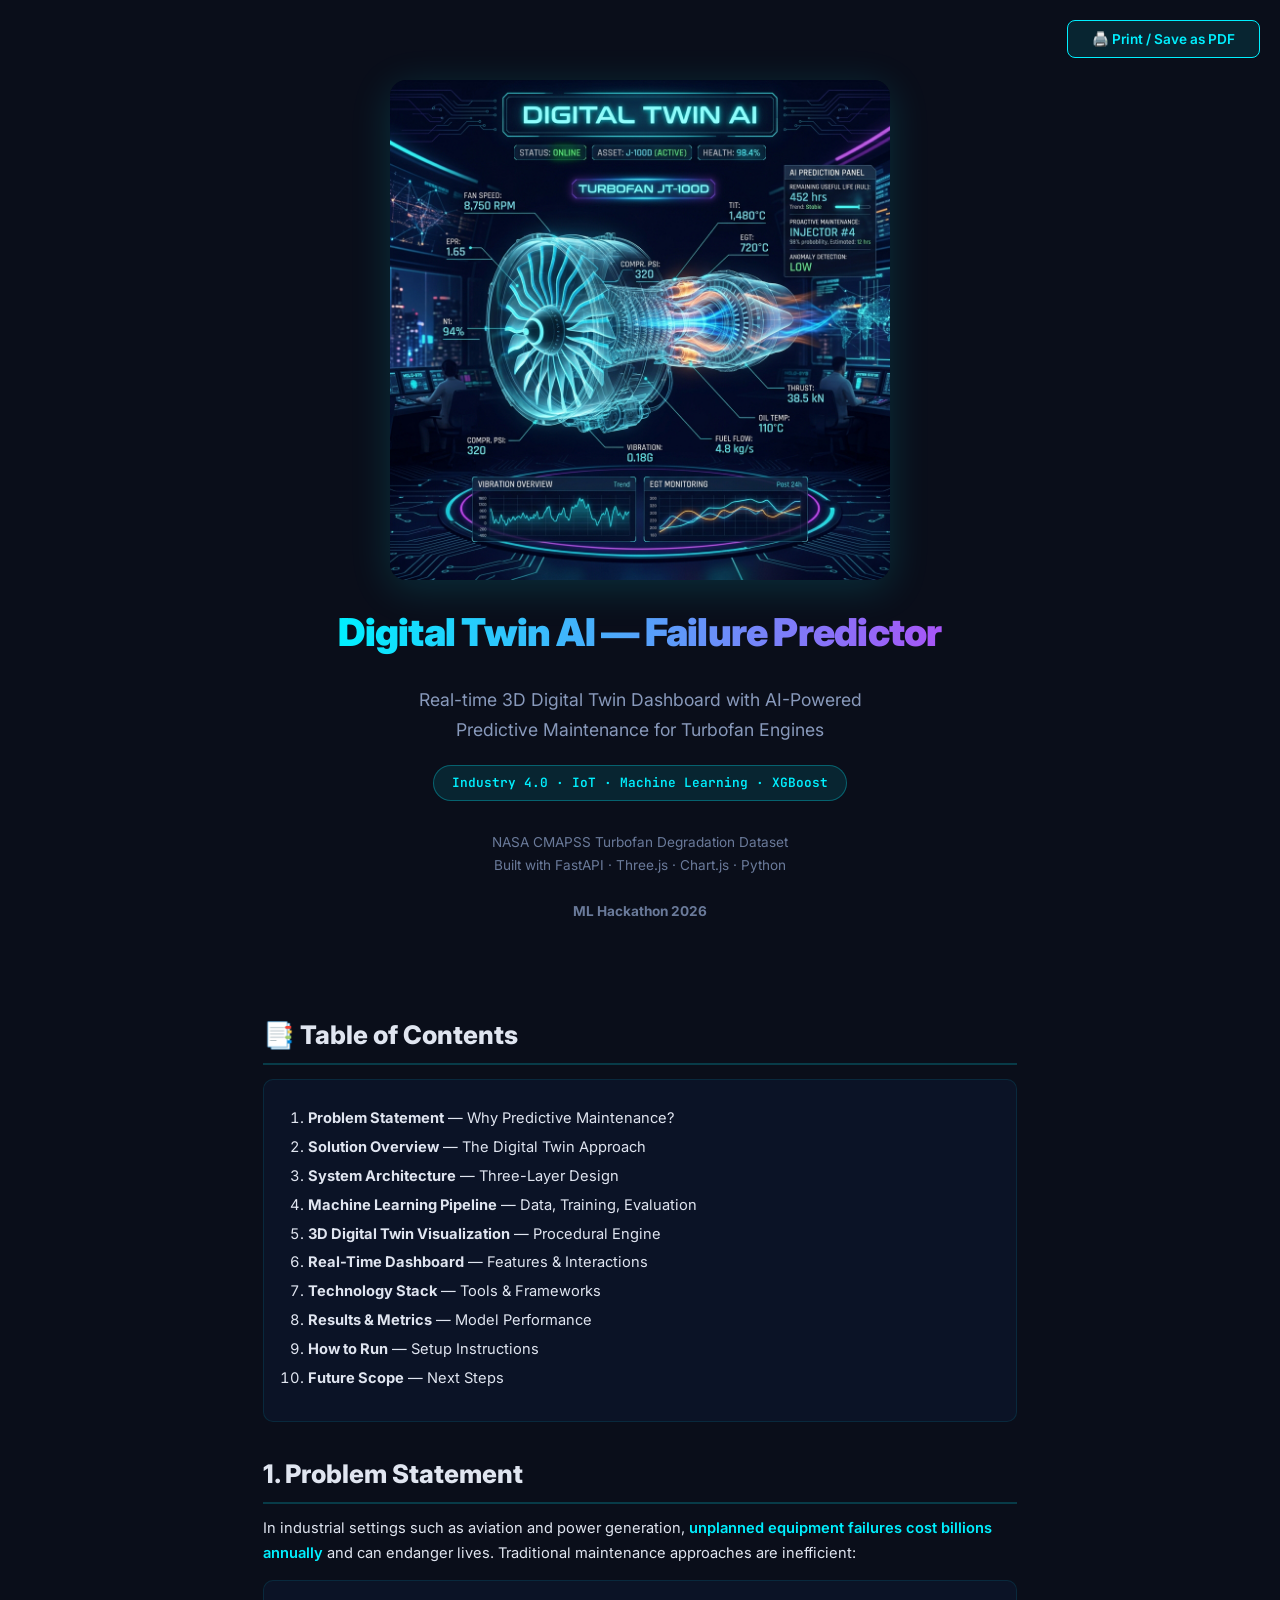
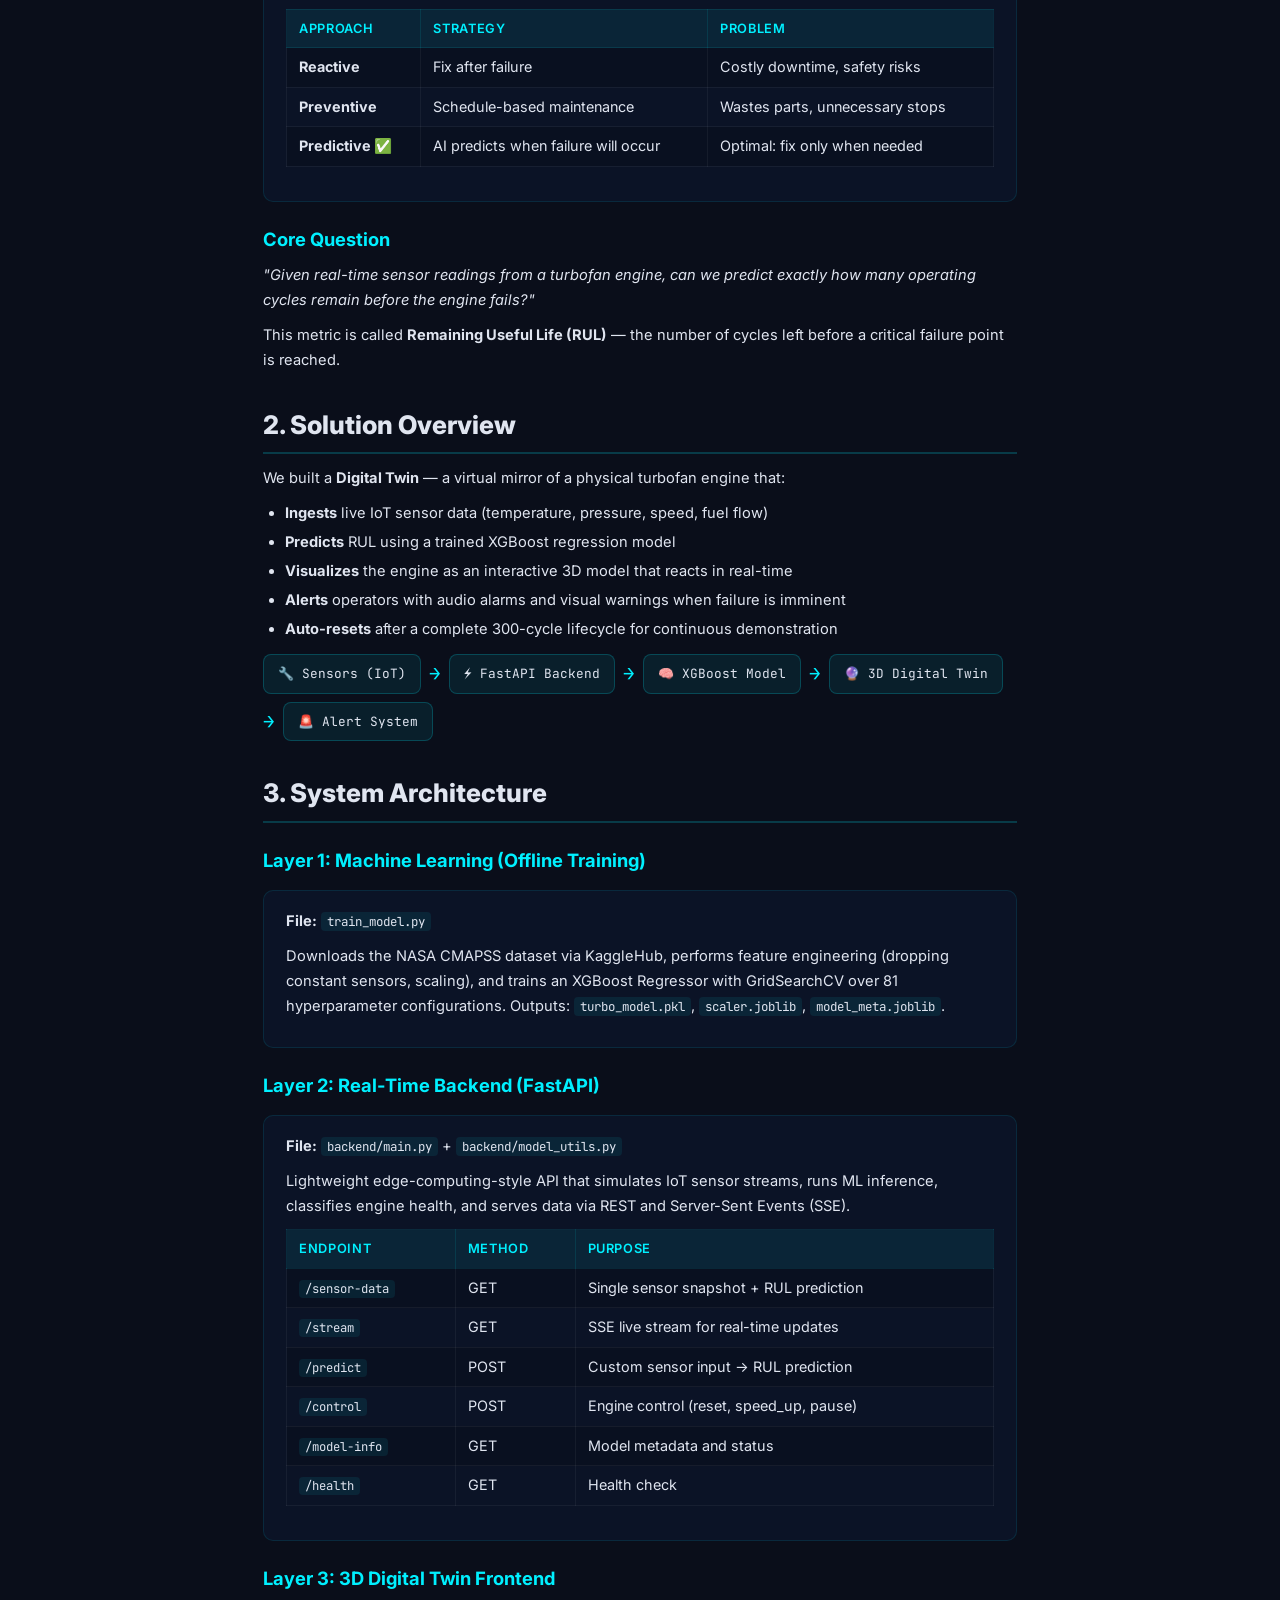
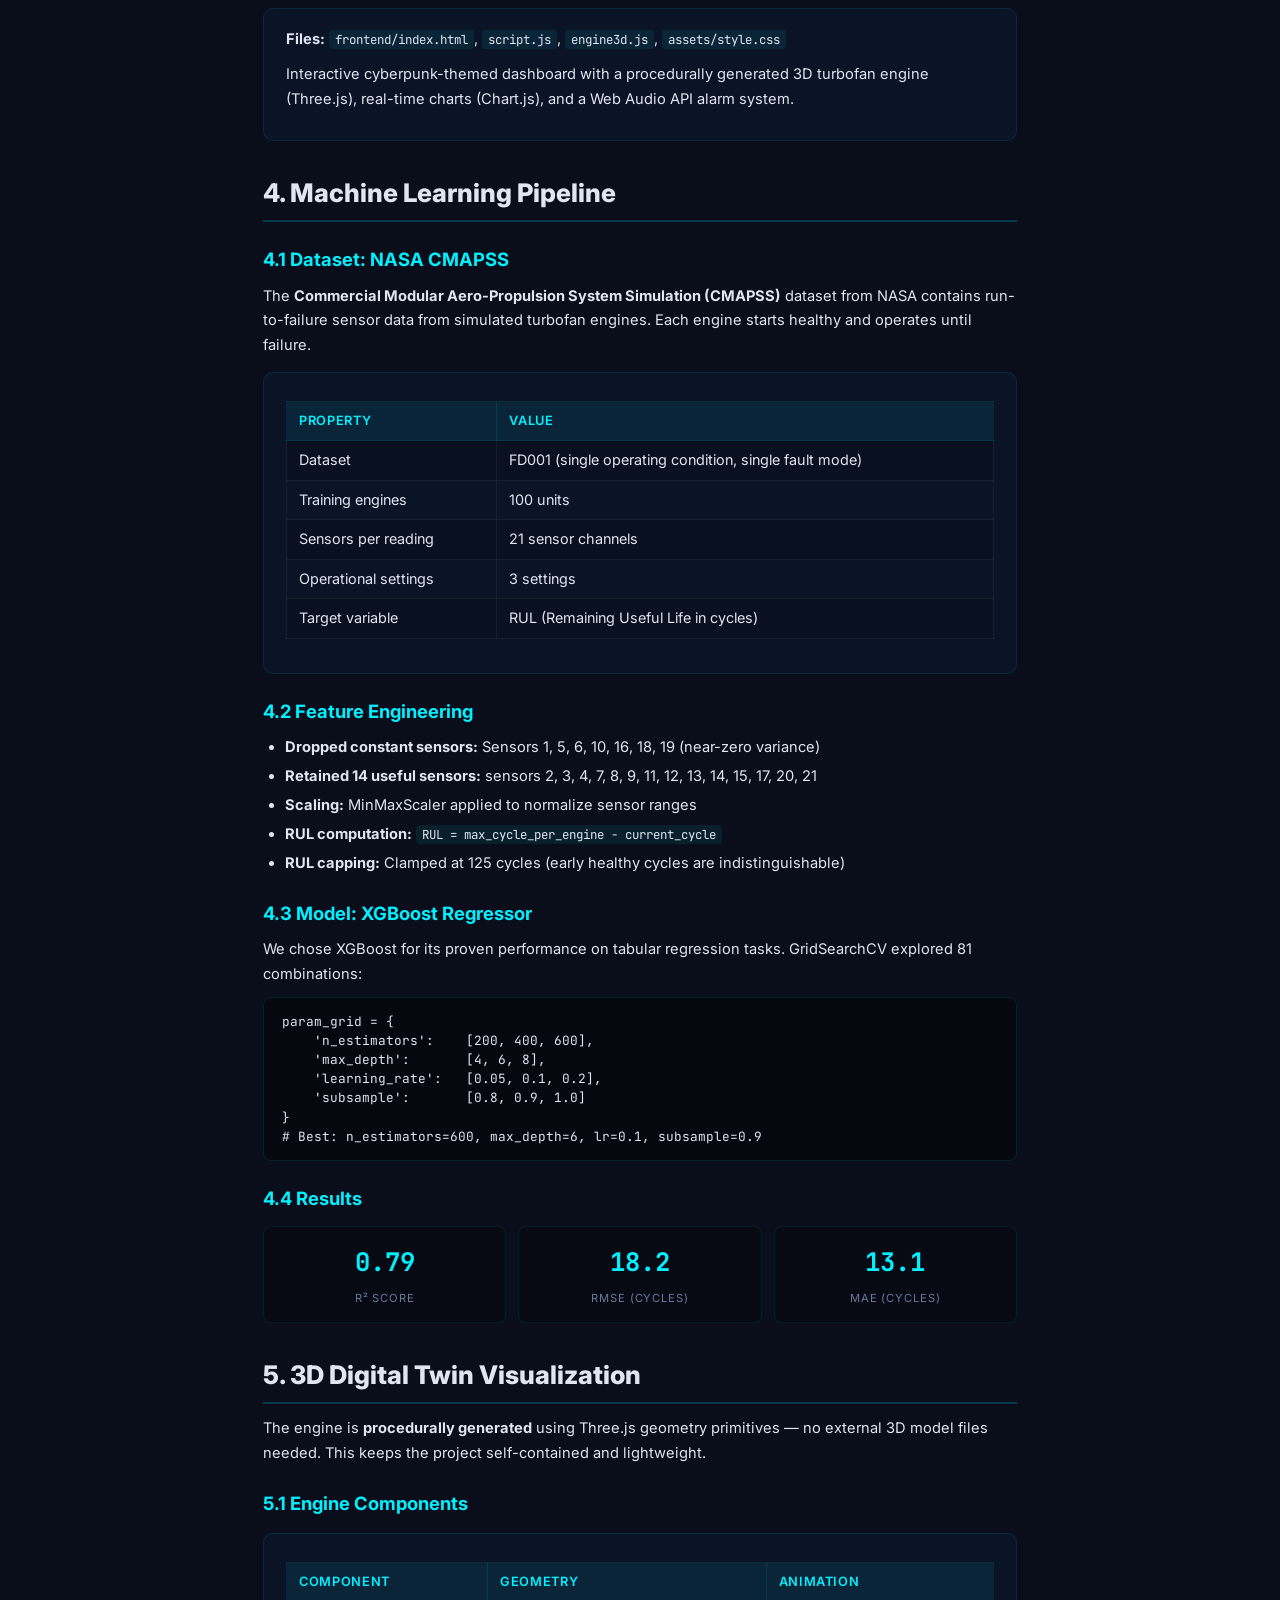
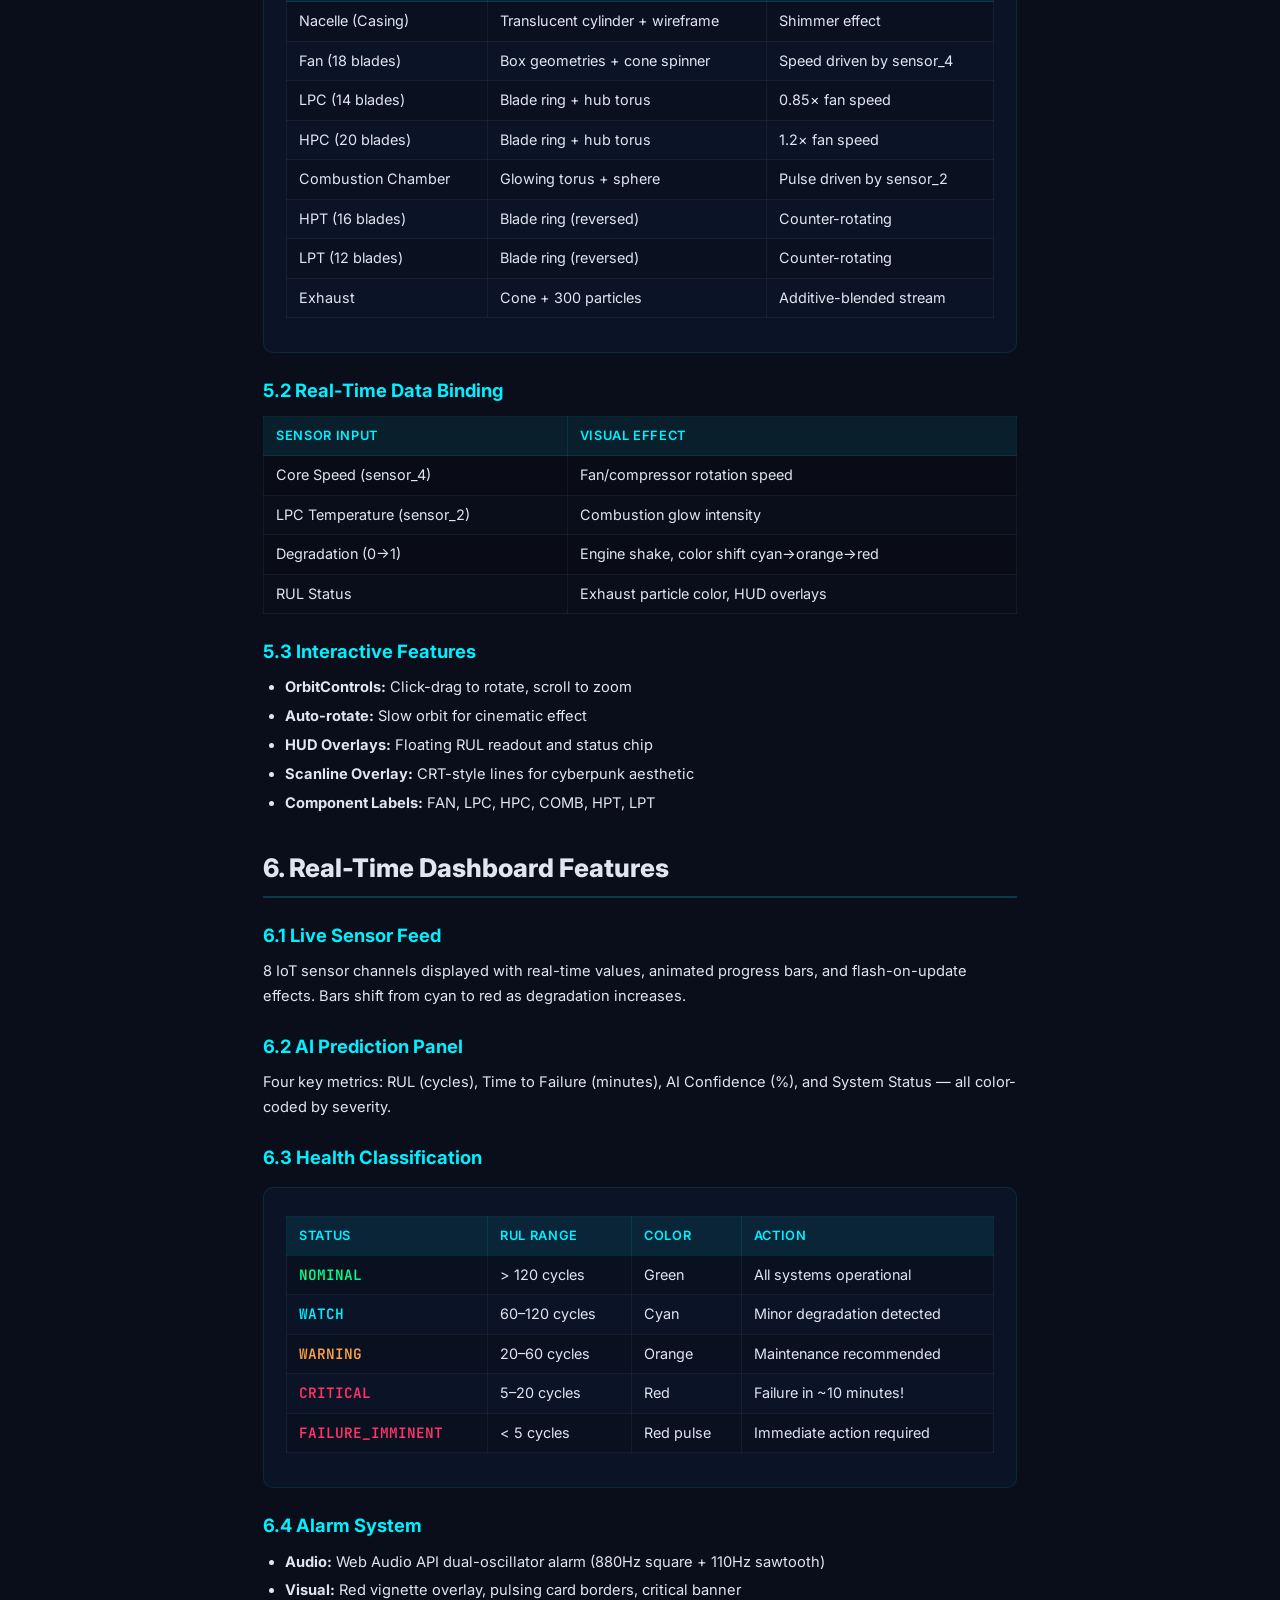
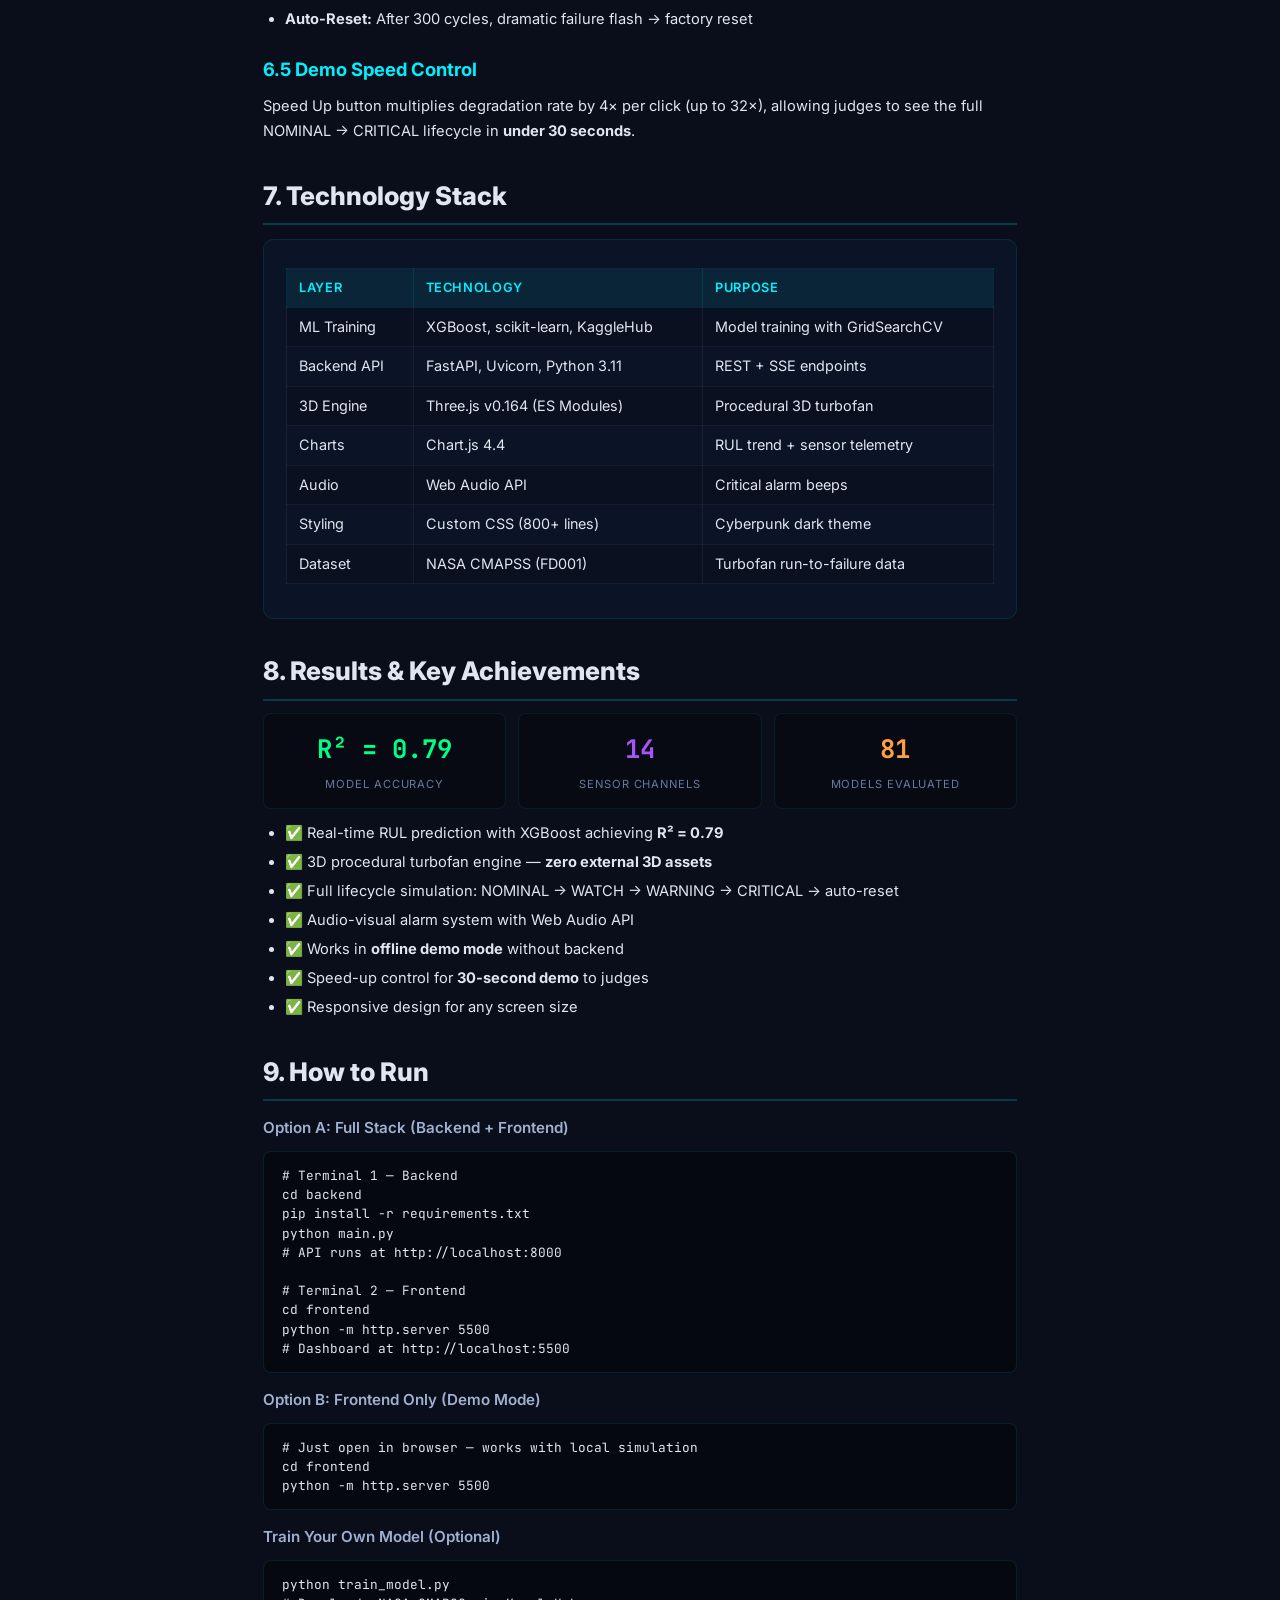
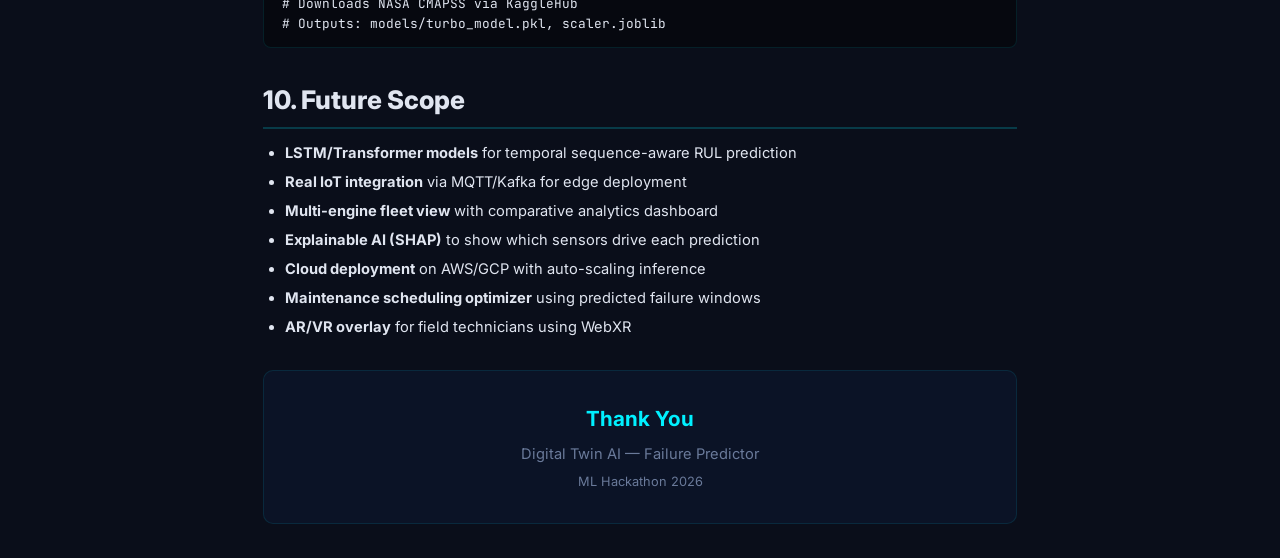
<file: digital-twin-ai-predictor/report.html>
<!DOCTYPE html>
<html lang="en">
<head>
  <meta charset="UTF-8" />
  <meta name="viewport" content="width=device-width, initial-scale=1.0" />
  <title>Digital Twin AI — Project Report</title>
  <link href="https://fonts.googleapis.com/css2?family=Inter:wght@300;400;500;600;700;900&family=JetBrains+Mono:wght@400;600&display=swap" rel="stylesheet">
  <style>
    @page { size: A4; margin: 18mm 20mm; }
    @media print {
      body { background: #fff !important; color: #1a1a2e !important; }
      .page-break { page-break-before: always; }
      .no-print { display: none !important; }
      .card { box-shadow: none !important; border: 1px solid #ddd !important; }
      h1, h2, h3 { color: #0a0e1a !important; }
      .cover-page { height: 100vh; display: flex; flex-direction: column; justify-content: center; }
    }

    * { box-sizing: border-box; margin: 0; padding: 0; }
    body {
      font-family: 'Inter', -apple-system, sans-serif;
      background: #0a0e1a;
      color: #e0e5f0;
      line-height: 1.7;
      font-size: 11pt;
    }

    .report { max-width: 210mm; margin: 0 auto; padding: 20px; }

    /* ── Cover Page ────────────────────────── */
    .cover-page {
      text-align: center;
      padding: 60px 30px;
      min-height: 90vh;
      display: flex;
      flex-direction: column;
      justify-content: center;
      align-items: center;
      gap: 20px;
    }
    .cover-img {
      width: 100%;
      max-width: 500px;
      border-radius: 16px;
      box-shadow: 0 8px 40px rgba(0,240,255,0.15);
    }
    .cover-title {
      font-size: 2.4rem;
      font-weight: 900;
      background: linear-gradient(90deg, #00f0ff, #a855f7);
      -webkit-background-clip: text;
      -webkit-text-fill-color: transparent;
      letter-spacing: -0.02em;
    }
    .cover-subtitle {
      font-size: 1.1rem;
      color: #8899bb;
      max-width: 500px;
    }
    .cover-badge {
      display: inline-block;
      padding: 6px 18px;
      border-radius: 20px;
      background: rgba(0,240,255,0.1);
      border: 1px solid rgba(0,240,255,0.3);
      color: #00f0ff;
      font-family: 'JetBrains Mono', monospace;
      font-size: 0.8rem;
      font-weight: 600;
    }
    .cover-meta { color: #6a7a9a; font-size: 0.85rem; margin-top: 10px; }

    /* ── Section ───────────────────────────── */
    h1 { font-size: 1.6rem; font-weight: 800; margin: 30px 0 12px; border-bottom: 2px solid rgba(0,240,255,0.2); padding-bottom: 6px; }
    h2 { font-size: 1.15rem; font-weight: 700; margin: 22px 0 8px; color: #00f0ff; }
    h3 { font-size: 0.95rem; font-weight: 600; margin: 14px 0 6px; color: #a0b0d0; }
    p { margin-bottom: 10px; }
    ul, ol { margin: 8px 0 12px 22px; }
    li { margin-bottom: 4px; }

    .card {
      background: rgba(12,22,45,0.7);
      border: 1px solid rgba(0,240,255,0.1);
      border-radius: 10px;
      padding: 18px 22px;
      margin: 14px 0;
    }

    table { width: 100%; border-collapse: collapse; margin: 10px 0 16px; font-size: 0.9rem; }
    th { background: rgba(0,240,255,0.08); color: #00f0ff; text-align: left; padding: 8px 12px; border: 1px solid rgba(0,240,255,0.1); font-weight: 600; font-size: 0.8rem; text-transform: uppercase; letter-spacing: 0.05em; }
    td { padding: 7px 12px; border: 1px solid rgba(255,255,255,0.05); }
    tr:nth-child(even) td { background: rgba(0,0,0,0.15); }

    code {
      font-family: 'JetBrains Mono', monospace;
      background: rgba(0,240,255,0.08);
      padding: 1px 6px;
      border-radius: 4px;
      font-size: 0.85em;
    }
    pre {
      background: rgba(0,0,0,0.4);
      border: 1px solid rgba(0,240,255,0.1);
      border-radius: 8px;
      padding: 14px 18px;
      overflow-x: auto;
      font-family: 'JetBrains Mono', monospace;
      font-size: 0.8rem;
      line-height: 1.5;
      margin: 10px 0 14px;
    }

    .highlight { color: #00f0ff; font-weight: 600; }
    .metric-grid { display: grid; grid-template-columns: repeat(3, 1fr); gap: 12px; margin: 12px 0; }
    .metric-box { text-align: center; padding: 14px; background: rgba(0,0,0,0.25); border-radius: 8px; border: 1px solid rgba(0,240,255,0.08); }
    .metric-val { font-family: 'JetBrains Mono', monospace; font-size: 1.6rem; font-weight: 700; color: #00f0ff; }
    .metric-label { font-size: 0.7rem; color: #6a7a9a; text-transform: uppercase; letter-spacing: 0.08em; margin-top: 4px; }

    .arch-flow { display: flex; align-items: center; gap: 8px; flex-wrap: wrap; margin: 12px 0; font-family: 'JetBrains Mono', monospace; font-size: 0.8rem; }
    .arch-node { padding: 8px 14px; background: rgba(0,240,255,0.08); border: 1px solid rgba(0,240,255,0.2); border-radius: 8px; }
    .arch-arrow { color: #00f0ff; font-size: 1.2rem; }

    .status-table td:first-child { font-family: 'JetBrains Mono', monospace; font-weight: 600; }

    .print-btn {
      position: fixed; top: 20px; right: 20px; z-index: 999;
      padding: 10px 24px; border: 1px solid #00f0ff; border-radius: 8px;
      background: rgba(0,240,255,0.1); color: #00f0ff;
      font-family: 'Inter', sans-serif; font-weight: 600; cursor: pointer;
      font-size: 0.85rem;
    }
    .print-btn:hover { background: rgba(0,240,255,0.2); }
  </style>
</head>
<body>
  <button class="print-btn no-print" onclick="window.print()">🖨️ Print / Save as PDF</button>

  <div class="report">

    <!-- ═══ COVER PAGE ═══ -->
    <div class="cover-page">
      <img src="frontend/assets/report_cover.png" alt="Digital Twin AI" class="cover-img" />
      <div class="cover-title">Digital Twin AI — Failure Predictor</div>
      <div class="cover-subtitle">Real-time 3D Digital Twin Dashboard with AI-Powered Predictive Maintenance for Turbofan Engines</div>
      <div class="cover-badge">Industry 4.0 · IoT · Machine Learning · XGBoost</div>
      <div class="cover-meta">
        NASA CMAPSS Turbofan Degradation Dataset<br>
        Built with FastAPI · Three.js · Chart.js · Python<br><br>
        <strong>ML Hackathon 2026</strong>
      </div>
    </div>

    <!-- ═══ TABLE OF CONTENTS ═══ -->
    <div class="page-break"></div>
    <h1>📑 Table of Contents</h1>
    <div class="card">
      <ol>
        <li><strong>Problem Statement</strong> — Why Predictive Maintenance?</li>
        <li><strong>Solution Overview</strong> — The Digital Twin Approach</li>
        <li><strong>System Architecture</strong> — Three-Layer Design</li>
        <li><strong>Machine Learning Pipeline</strong> — Data, Training, Evaluation</li>
        <li><strong>3D Digital Twin Visualization</strong> — Procedural Engine</li>
        <li><strong>Real-Time Dashboard</strong> — Features & Interactions</li>
        <li><strong>Technology Stack</strong> — Tools & Frameworks</li>
        <li><strong>Results & Metrics</strong> — Model Performance</li>
        <li><strong>How to Run</strong> — Setup Instructions</li>
        <li><strong>Future Scope</strong> — Next Steps</li>
      </ol>
    </div>

    <!-- ═══ 1. PROBLEM STATEMENT ═══ -->
    <div class="page-break"></div>
    <h1>1. Problem Statement</h1>
    <p>In industrial settings such as aviation and power generation, <span class="highlight">unplanned equipment failures cost billions annually</span> and can endanger lives. Traditional maintenance approaches are inefficient:</p>
    <div class="card">
      <table>
        <tr><th>Approach</th><th>Strategy</th><th>Problem</th></tr>
        <tr><td><strong>Reactive</strong></td><td>Fix after failure</td><td>Costly downtime, safety risks</td></tr>
        <tr><td><strong>Preventive</strong></td><td>Schedule-based maintenance</td><td>Wastes parts, unnecessary stops</td></tr>
        <tr><td><strong>Predictive ✅</strong></td><td>AI predicts when failure will occur</td><td>Optimal: fix only when needed</td></tr>
      </table>
    </div>
    <h2>Core Question</h2>
    <p><em>"Given real-time sensor readings from a turbofan engine, can we predict exactly how many operating cycles remain before the engine fails?"</em></p>
    <p>This metric is called <strong>Remaining Useful Life (RUL)</strong> — the number of cycles left before a critical failure point is reached.</p>

    <!-- ═══ 2. SOLUTION OVERVIEW ═══ -->
    <h1>2. Solution Overview</h1>
    <p>We built a <strong>Digital Twin</strong> — a virtual mirror of a physical turbofan engine that:</p>
    <ul>
      <li><strong>Ingests</strong> live IoT sensor data (temperature, pressure, speed, fuel flow)</li>
      <li><strong>Predicts</strong> RUL using a trained XGBoost regression model</li>
      <li><strong>Visualizes</strong> the engine as an interactive 3D model that reacts in real-time</li>
      <li><strong>Alerts</strong> operators with audio alarms and visual warnings when failure is imminent</li>
      <li><strong>Auto-resets</strong> after a complete 300-cycle lifecycle for continuous demonstration</li>
    </ul>

    <div class="arch-flow">
      <div class="arch-node">🔧 Sensors (IoT)</div>
      <div class="arch-arrow">→</div>
      <div class="arch-node">⚡ FastAPI Backend</div>
      <div class="arch-arrow">→</div>
      <div class="arch-node">🧠 XGBoost Model</div>
      <div class="arch-arrow">→</div>
      <div class="arch-node">🔮 3D Digital Twin</div>
      <div class="arch-arrow">→</div>
      <div class="arch-node">🚨 Alert System</div>
    </div>

    <!-- ═══ 3. SYSTEM ARCHITECTURE ═══ -->
    <div class="page-break"></div>
    <h1>3. System Architecture</h1>

    <h2>Layer 1: Machine Learning (Offline Training)</h2>
    <div class="card">
      <p><strong>File:</strong> <code>train_model.py</code></p>
      <p>Downloads the NASA CMAPSS dataset via KaggleHub, performs feature engineering (dropping constant sensors, scaling), and trains an XGBoost Regressor with GridSearchCV over 81 hyperparameter configurations. Outputs: <code>turbo_model.pkl</code>, <code>scaler.joblib</code>, <code>model_meta.joblib</code>.</p>
    </div>

    <h2>Layer 2: Real-Time Backend (FastAPI)</h2>
    <div class="card">
      <p><strong>File:</strong> <code>backend/main.py</code> + <code>backend/model_utils.py</code></p>
      <p>Lightweight edge-computing-style API that simulates IoT sensor streams, runs ML inference, classifies engine health, and serves data via REST and Server-Sent Events (SSE).</p>
      <table>
        <tr><th>Endpoint</th><th>Method</th><th>Purpose</th></tr>
        <tr><td><code>/sensor-data</code></td><td>GET</td><td>Single sensor snapshot + RUL prediction</td></tr>
        <tr><td><code>/stream</code></td><td>GET</td><td>SSE live stream for real-time updates</td></tr>
        <tr><td><code>/predict</code></td><td>POST</td><td>Custom sensor input → RUL prediction</td></tr>
        <tr><td><code>/control</code></td><td>POST</td><td>Engine control (reset, speed_up, pause)</td></tr>
        <tr><td><code>/model-info</code></td><td>GET</td><td>Model metadata and status</td></tr>
        <tr><td><code>/health</code></td><td>GET</td><td>Health check</td></tr>
      </table>
    </div>

    <h2>Layer 3: 3D Digital Twin Frontend</h2>
    <div class="card">
      <p><strong>Files:</strong> <code>frontend/index.html</code>, <code>script.js</code>, <code>engine3d.js</code>, <code>assets/style.css</code></p>
      <p>Interactive cyberpunk-themed dashboard with a procedurally generated 3D turbofan engine (Three.js), real-time charts (Chart.js), and a Web Audio API alarm system.</p>
    </div>

    <!-- ═══ 4. ML PIPELINE ═══ -->
    <div class="page-break"></div>
    <h1>4. Machine Learning Pipeline</h1>

    <h2>4.1 Dataset: NASA CMAPSS</h2>
    <p>The <strong>Commercial Modular Aero-Propulsion System Simulation (CMAPSS)</strong> dataset from NASA contains run-to-failure sensor data from simulated turbofan engines. Each engine starts healthy and operates until failure.</p>
    <div class="card">
      <table>
        <tr><th>Property</th><th>Value</th></tr>
        <tr><td>Dataset</td><td>FD001 (single operating condition, single fault mode)</td></tr>
        <tr><td>Training engines</td><td>100 units</td></tr>
        <tr><td>Sensors per reading</td><td>21 sensor channels</td></tr>
        <tr><td>Operational settings</td><td>3 settings</td></tr>
        <tr><td>Target variable</td><td>RUL (Remaining Useful Life in cycles)</td></tr>
      </table>
    </div>

    <h2>4.2 Feature Engineering</h2>
    <ul>
      <li><strong>Dropped constant sensors:</strong> Sensors 1, 5, 6, 10, 16, 18, 19 (near-zero variance)</li>
      <li><strong>Retained 14 useful sensors:</strong> sensors 2, 3, 4, 7, 8, 9, 11, 12, 13, 14, 15, 17, 20, 21</li>
      <li><strong>Scaling:</strong> MinMaxScaler applied to normalize sensor ranges</li>
      <li><strong>RUL computation:</strong> <code>RUL = max_cycle_per_engine - current_cycle</code></li>
      <li><strong>RUL capping:</strong> Clamped at 125 cycles (early healthy cycles are indistinguishable)</li>
    </ul>

    <h2>4.3 Model: XGBoost Regressor</h2>
    <p>We chose XGBoost for its proven performance on tabular regression tasks. GridSearchCV explored 81 combinations:</p>
    <pre>param_grid = {
    'n_estimators':    [200, 400, 600],
    'max_depth':       [4, 6, 8],
    'learning_rate':   [0.05, 0.1, 0.2],
    'subsample':       [0.8, 0.9, 1.0]
}
# Best: n_estimators=600, max_depth=6, lr=0.1, subsample=0.9</pre>

    <h2>4.4 Results</h2>
    <div class="metric-grid">
      <div class="metric-box">
        <div class="metric-val">0.79</div>
        <div class="metric-label">R² Score</div>
      </div>
      <div class="metric-box">
        <div class="metric-val">18.2</div>
        <div class="metric-label">RMSE (cycles)</div>
      </div>
      <div class="metric-box">
        <div class="metric-val">13.1</div>
        <div class="metric-label">MAE (cycles)</div>
      </div>
    </div>

    <!-- ═══ 5. 3D DIGITAL TWIN ═══ -->
    <div class="page-break"></div>
    <h1>5. 3D Digital Twin Visualization</h1>
    <p>The engine is <strong>procedurally generated</strong> using Three.js geometry primitives — no external 3D model files needed. This keeps the project self-contained and lightweight.</p>

    <h2>5.1 Engine Components</h2>
    <div class="card">
      <table>
        <tr><th>Component</th><th>Geometry</th><th>Animation</th></tr>
        <tr><td>Nacelle (Casing)</td><td>Translucent cylinder + wireframe</td><td>Shimmer effect</td></tr>
        <tr><td>Fan (18 blades)</td><td>Box geometries + cone spinner</td><td>Speed driven by sensor_4</td></tr>
        <tr><td>LPC (14 blades)</td><td>Blade ring + hub torus</td><td>0.85× fan speed</td></tr>
        <tr><td>HPC (20 blades)</td><td>Blade ring + hub torus</td><td>1.2× fan speed</td></tr>
        <tr><td>Combustion Chamber</td><td>Glowing torus + sphere</td><td>Pulse driven by sensor_2</td></tr>
        <tr><td>HPT (16 blades)</td><td>Blade ring (reversed)</td><td>Counter-rotating</td></tr>
        <tr><td>LPT (12 blades)</td><td>Blade ring (reversed)</td><td>Counter-rotating</td></tr>
        <tr><td>Exhaust</td><td>Cone + 300 particles</td><td>Additive-blended stream</td></tr>
      </table>
    </div>

    <h2>5.2 Real-Time Data Binding</h2>
    <table>
      <tr><th>Sensor Input</th><th>Visual Effect</th></tr>
      <tr><td>Core Speed (sensor_4)</td><td>Fan/compressor rotation speed</td></tr>
      <tr><td>LPC Temperature (sensor_2)</td><td>Combustion glow intensity</td></tr>
      <tr><td>Degradation (0→1)</td><td>Engine shake, color shift cyan→orange→red</td></tr>
      <tr><td>RUL Status</td><td>Exhaust particle color, HUD overlays</td></tr>
    </table>

    <h2>5.3 Interactive Features</h2>
    <ul>
      <li><strong>OrbitControls:</strong> Click-drag to rotate, scroll to zoom</li>
      <li><strong>Auto-rotate:</strong> Slow orbit for cinematic effect</li>
      <li><strong>HUD Overlays:</strong> Floating RUL readout and status chip</li>
      <li><strong>Scanline Overlay:</strong> CRT-style lines for cyberpunk aesthetic</li>
      <li><strong>Component Labels:</strong> FAN, LPC, HPC, COMB, HPT, LPT</li>
    </ul>

    <!-- ═══ 6. DASHBOARD FEATURES ═══ -->
    <div class="page-break"></div>
    <h1>6. Real-Time Dashboard Features</h1>

    <h2>6.1 Live Sensor Feed</h2>
    <p>8 IoT sensor channels displayed with real-time values, animated progress bars, and flash-on-update effects. Bars shift from cyan to red as degradation increases.</p>

    <h2>6.2 AI Prediction Panel</h2>
    <p>Four key metrics: RUL (cycles), Time to Failure (minutes), AI Confidence (%), and System Status — all color-coded by severity.</p>

    <h2>6.3 Health Classification</h2>
    <div class="card status-table">
      <table>
        <tr><th>Status</th><th>RUL Range</th><th>Color</th><th>Action</th></tr>
        <tr><td style="color:#00ff88">NOMINAL</td><td>> 120 cycles</td><td>Green</td><td>All systems operational</td></tr>
        <tr><td style="color:#00f0ff">WATCH</td><td>60–120 cycles</td><td>Cyan</td><td>Minor degradation detected</td></tr>
        <tr><td style="color:#ff9f43">WARNING</td><td>20–60 cycles</td><td>Orange</td><td>Maintenance recommended</td></tr>
        <tr><td style="color:#ff3366">CRITICAL</td><td>5–20 cycles</td><td>Red</td><td>Failure in ~10 minutes!</td></tr>
        <tr><td style="color:#ff3366">FAILURE_IMMINENT</td><td>< 5 cycles</td><td>Red pulse</td><td>Immediate action required</td></tr>
      </table>
    </div>

    <h2>6.4 Alarm System</h2>
    <ul>
      <li><strong>Audio:</strong> Web Audio API dual-oscillator alarm (880Hz square + 110Hz sawtooth)</li>
      <li><strong>Visual:</strong> Red vignette overlay, pulsing card borders, critical banner</li>
      <li><strong>Auto-Reset:</strong> After 300 cycles, dramatic failure flash → factory reset</li>
    </ul>

    <h2>6.5 Demo Speed Control</h2>
    <p>Speed Up button multiplies degradation rate by 4× per click (up to 32×), allowing judges to see the full NOMINAL → CRITICAL lifecycle in <strong>under 30 seconds</strong>.</p>

    <!-- ═══ 7. TECH STACK ═══ -->
    <h1>7. Technology Stack</h1>
    <div class="card">
      <table>
        <tr><th>Layer</th><th>Technology</th><th>Purpose</th></tr>
        <tr><td>ML Training</td><td>XGBoost, scikit-learn, KaggleHub</td><td>Model training with GridSearchCV</td></tr>
        <tr><td>Backend API</td><td>FastAPI, Uvicorn, Python 3.11</td><td>REST + SSE endpoints</td></tr>
        <tr><td>3D Engine</td><td>Three.js v0.164 (ES Modules)</td><td>Procedural 3D turbofan</td></tr>
        <tr><td>Charts</td><td>Chart.js 4.4</td><td>RUL trend + sensor telemetry</td></tr>
        <tr><td>Audio</td><td>Web Audio API</td><td>Critical alarm beeps</td></tr>
        <tr><td>Styling</td><td>Custom CSS (800+ lines)</td><td>Cyberpunk dark theme</td></tr>
        <tr><td>Dataset</td><td>NASA CMAPSS (FD001)</td><td>Turbofan run-to-failure data</td></tr>
      </table>
    </div>

    <!-- ═══ 8. RESULTS ═══ -->
    <div class="page-break"></div>
    <h1>8. Results & Key Achievements</h1>
    <div class="metric-grid">
      <div class="metric-box">
        <div class="metric-val" style="color:#00ff88">R² = 0.79</div>
        <div class="metric-label">Model Accuracy</div>
      </div>
      <div class="metric-box">
        <div class="metric-val" style="color:#a855f7">14</div>
        <div class="metric-label">Sensor Channels</div>
      </div>
      <div class="metric-box">
        <div class="metric-val" style="color:#ff9f43">81</div>
        <div class="metric-label">Models Evaluated</div>
      </div>
    </div>
    <ul>
      <li>✅ Real-time RUL prediction with XGBoost achieving <strong>R² = 0.79</strong></li>
      <li>✅ 3D procedural turbofan engine — <strong>zero external 3D assets</strong></li>
      <li>✅ Full lifecycle simulation: NOMINAL → WATCH → WARNING → CRITICAL → auto-reset</li>
      <li>✅ Audio-visual alarm system with Web Audio API</li>
      <li>✅ Works in <strong>offline demo mode</strong> without backend</li>
      <li>✅ Speed-up control for <strong>30-second demo</strong> to judges</li>
      <li>✅ Responsive design for any screen size</li>
    </ul>

    <!-- ═══ 9. HOW TO RUN ═══ -->
    <h1>9. How to Run</h1>
    <h3>Option A: Full Stack (Backend + Frontend)</h3>
    <pre># Terminal 1 — Backend
cd backend
pip install -r requirements.txt
python main.py
# API runs at http://localhost:8000

# Terminal 2 — Frontend
cd frontend
python -m http.server 5500
# Dashboard at http://localhost:5500</pre>

    <h3>Option B: Frontend Only (Demo Mode)</h3>
    <pre># Just open in browser — works with local simulation
cd frontend
python -m http.server 5500</pre>

    <h3>Train Your Own Model (Optional)</h3>
    <pre>python train_model.py
# Downloads NASA CMAPSS via KaggleHub
# Outputs: models/turbo_model.pkl, scaler.joblib</pre>

    <!-- ═══ 10. FUTURE SCOPE ═══ -->
    <h1>10. Future Scope</h1>
    <ul>
      <li><strong>LSTM/Transformer models</strong> for temporal sequence-aware RUL prediction</li>
      <li><strong>Real IoT integration</strong> via MQTT/Kafka for edge deployment</li>
      <li><strong>Multi-engine fleet view</strong> with comparative analytics dashboard</li>
      <li><strong>Explainable AI (SHAP)</strong> to show which sensors drive each prediction</li>
      <li><strong>Cloud deployment</strong> on AWS/GCP with auto-scaling inference</li>
      <li><strong>Maintenance scheduling optimizer</strong> using predicted failure windows</li>
      <li><strong>AR/VR overlay</strong> for field technicians using WebXR</li>
    </ul>

    <div class="card" style="text-align:center; margin-top: 30px; padding: 30px;">
      <div style="font-size: 1.3rem; font-weight: 700; color: #00f0ff;">Thank You</div>
      <div style="color: #6a7a9a; margin-top: 6px;">Digital Twin AI — Failure Predictor</div>
      <div style="color: #6a7a9a; font-size: 0.8rem; margin-top: 4px;">ML Hackathon 2026</div>
    </div>

  </div>
</body>
</html>
</file>
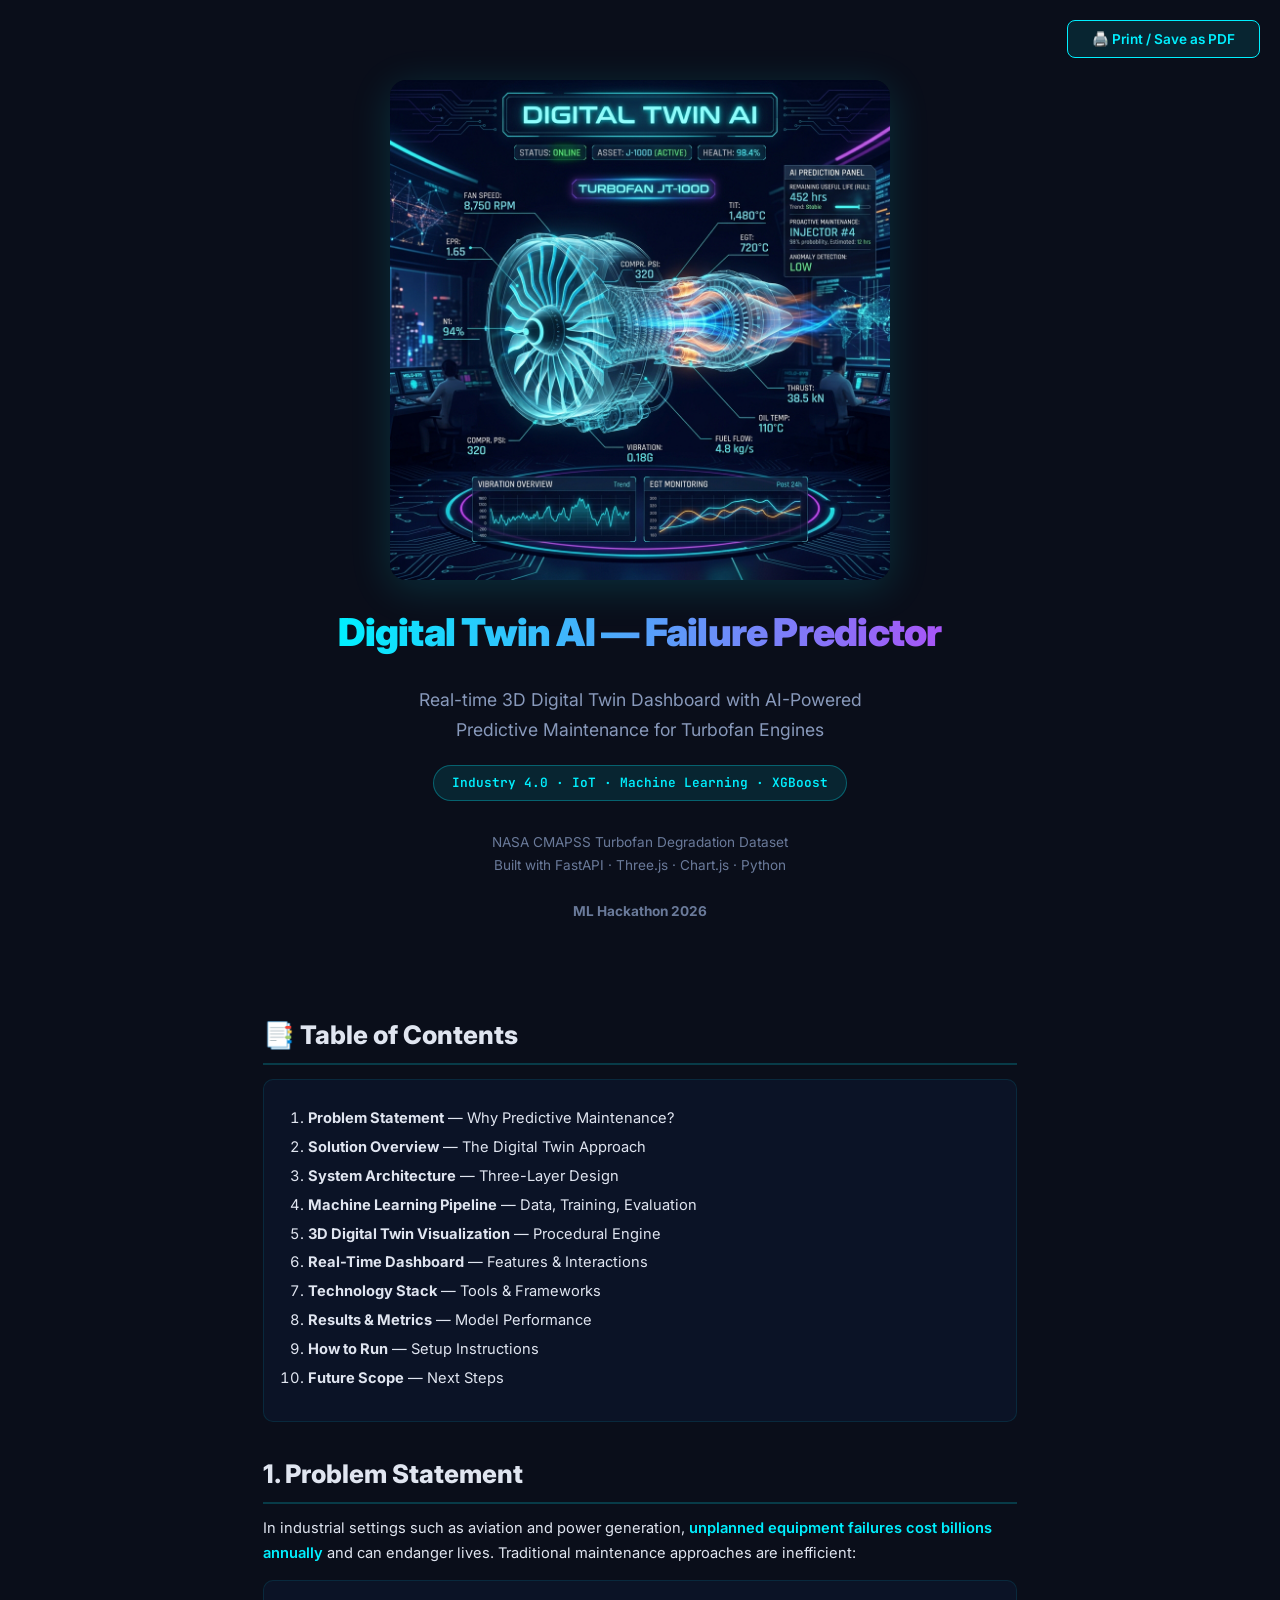
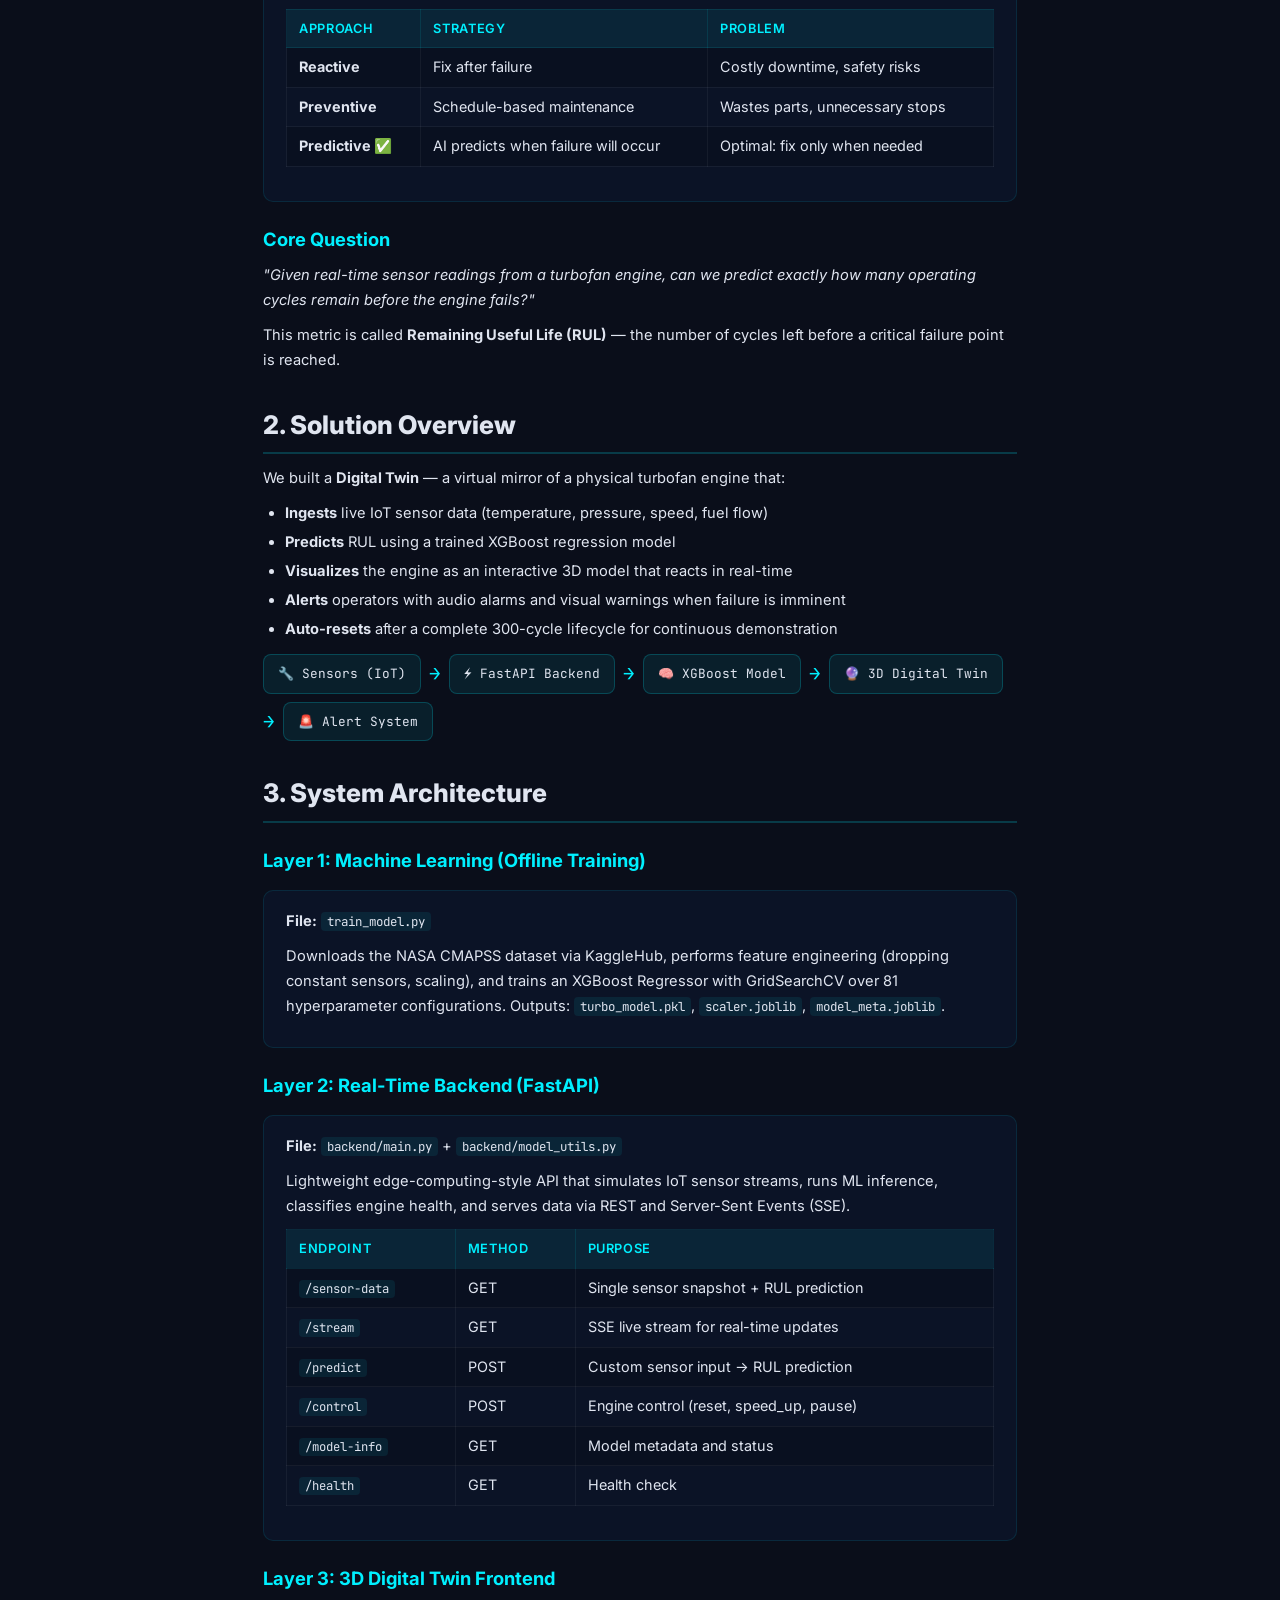
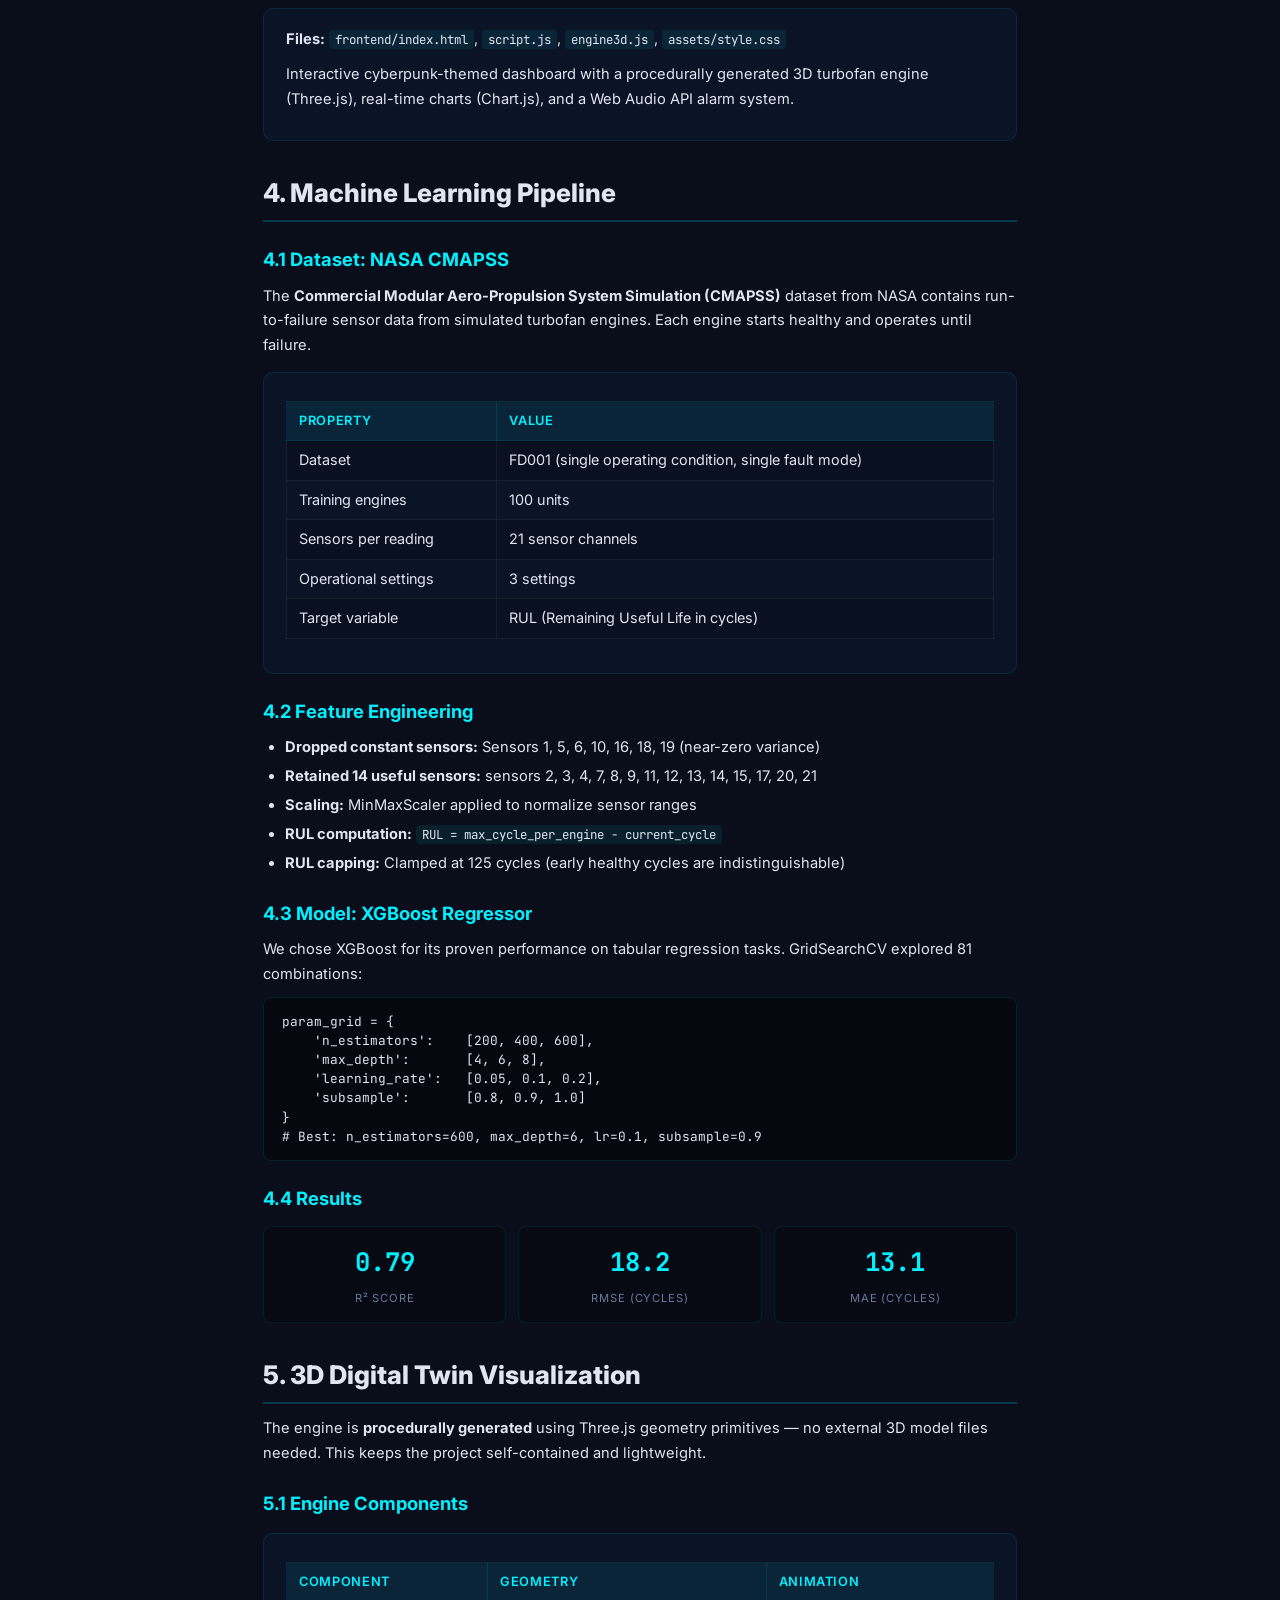
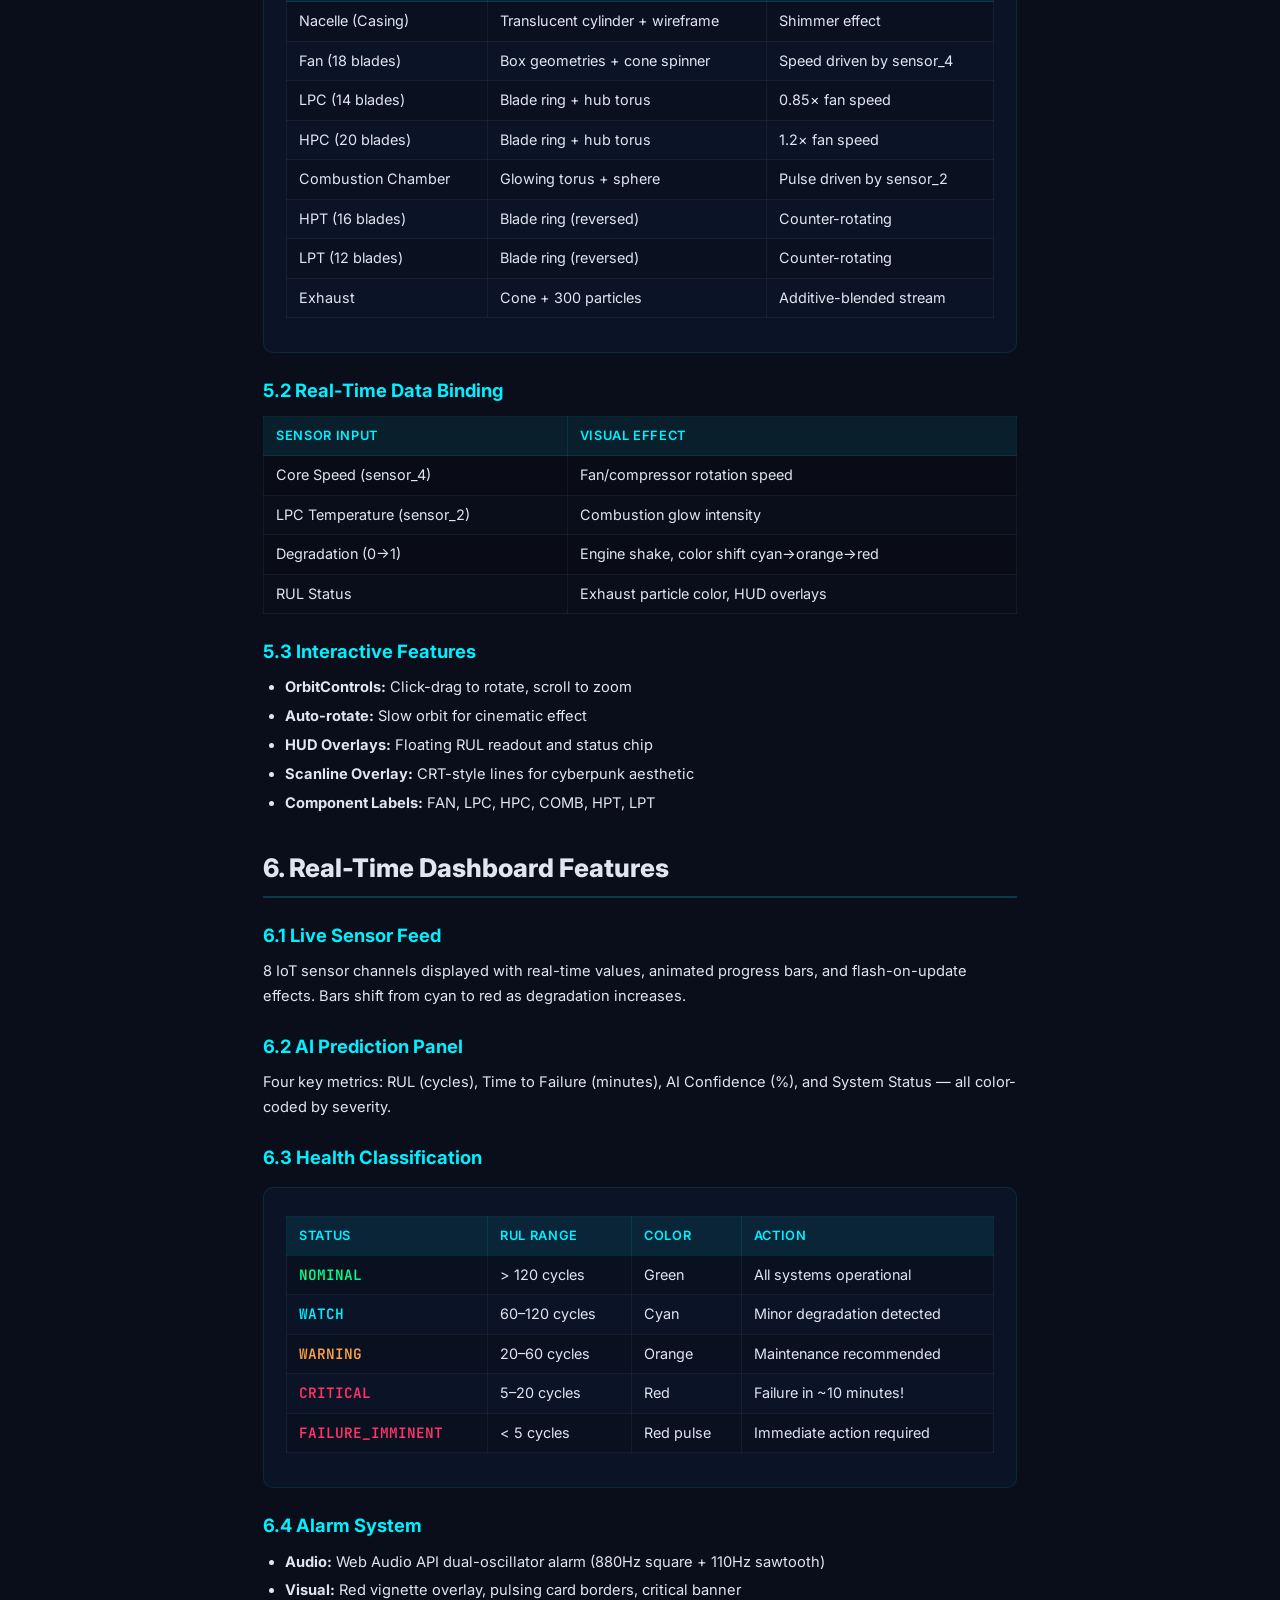
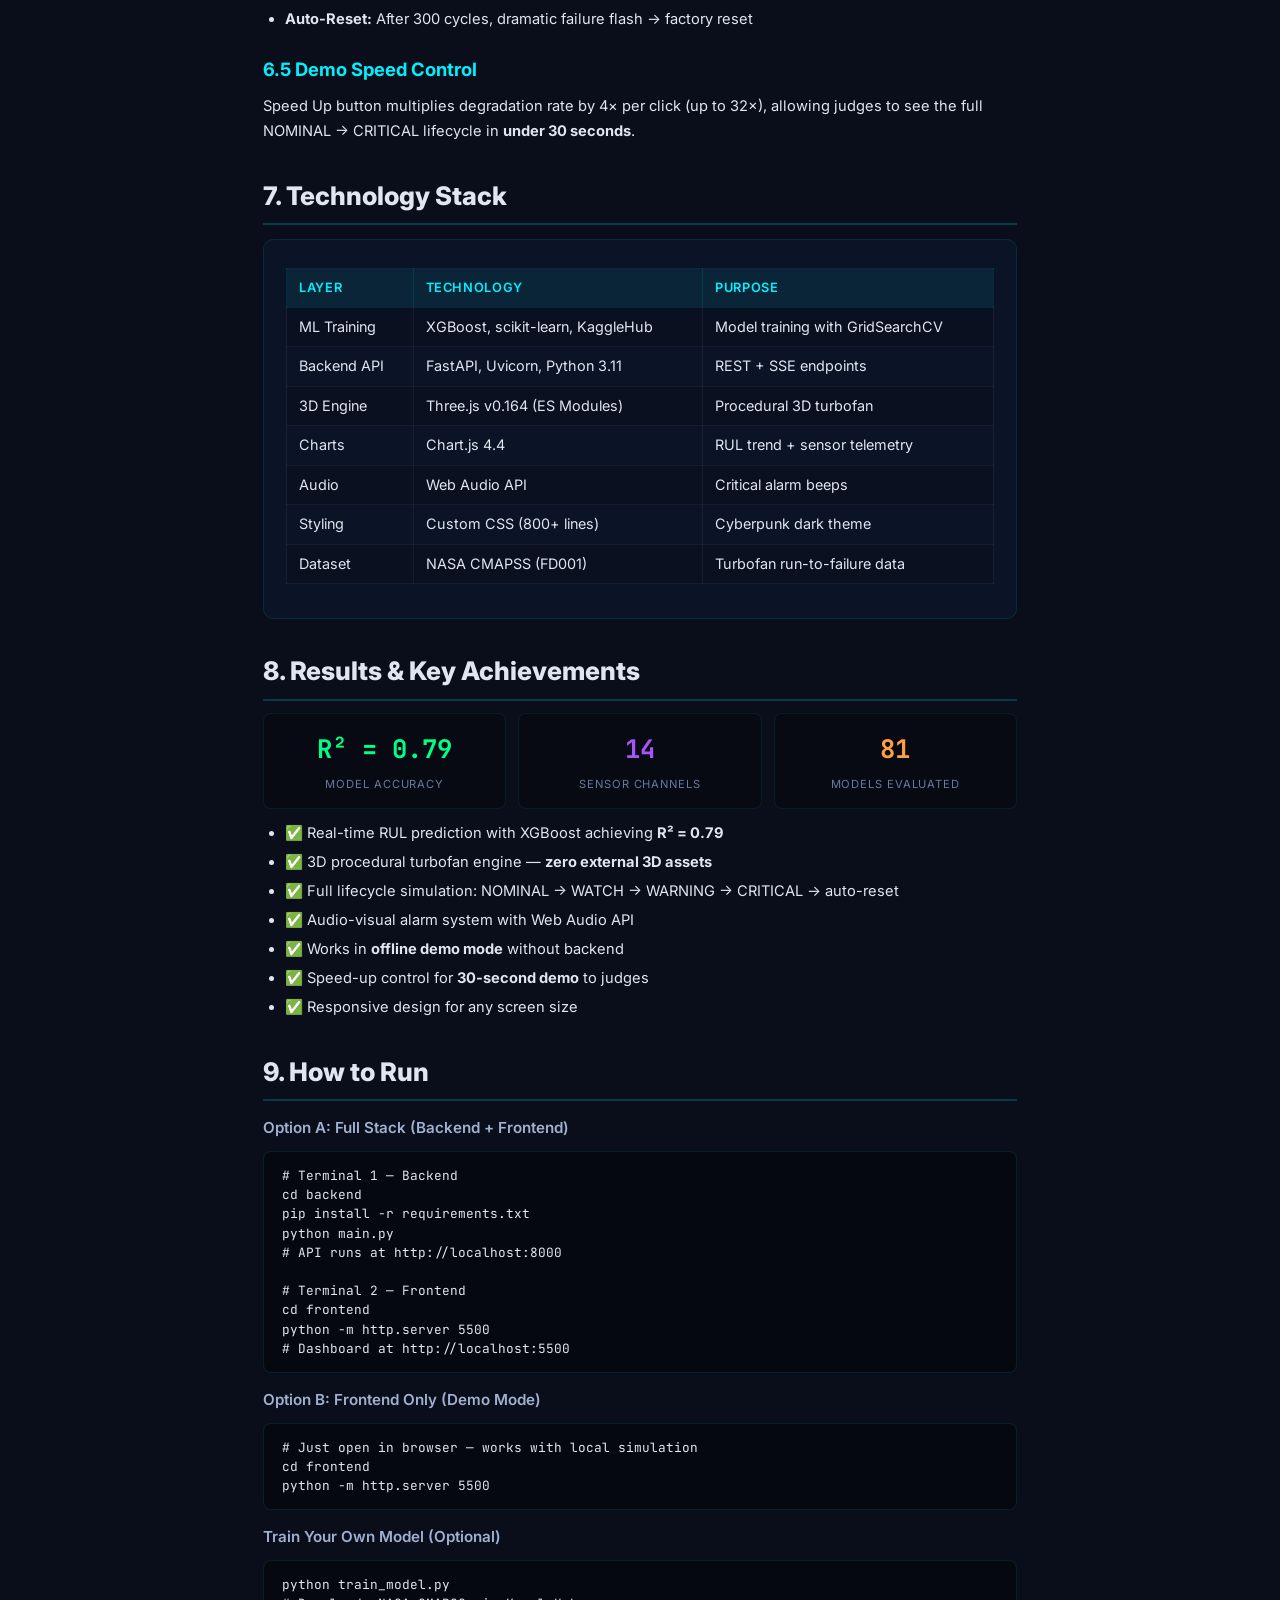
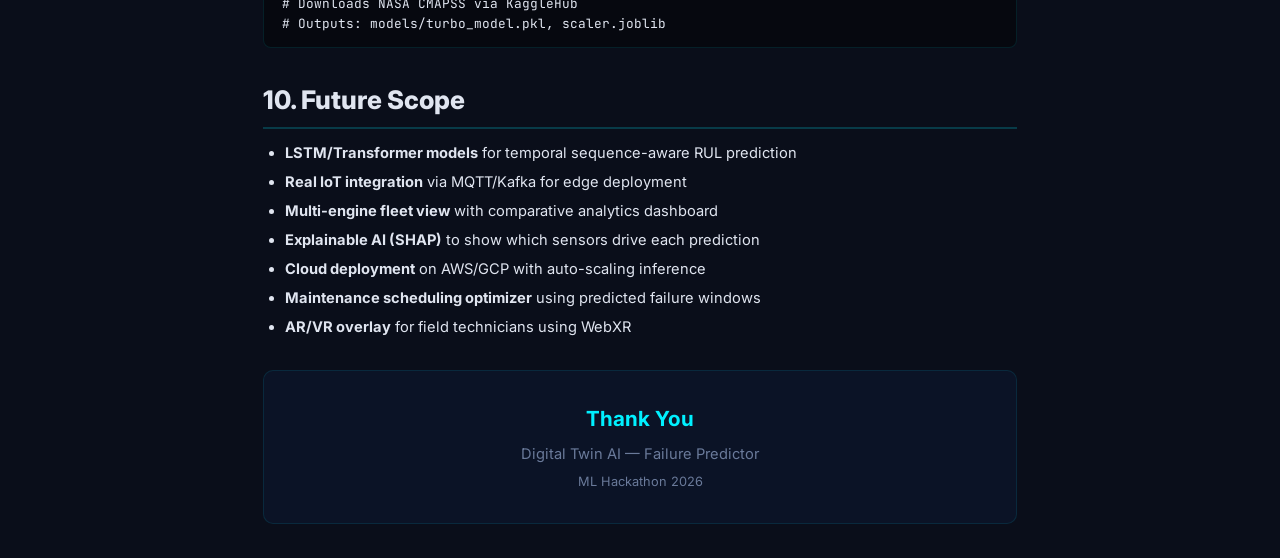
<file: digital-twin-ai-predictor/frontend/report.html>
<!DOCTYPE html>
<html lang="en">
<head>
  <meta charset="UTF-8" />
  <meta name="viewport" content="width=device-width, initial-scale=1.0" />
  <title>Digital Twin AI — Project Report</title>
  <link href="https://fonts.googleapis.com/css2?family=Inter:wght@300;400;500;600;700;900&family=JetBrains+Mono:wght@400;600&display=swap" rel="stylesheet">
  <style>
    @page { size: A4; margin: 18mm 20mm; }
    @media print {
      body { background: #fff !important; color: #1a1a2e !important; }
      .page-break { page-break-before: always; }
      .no-print { display: none !important; }
      .card { box-shadow: none !important; border: 1px solid #ddd !important; }
      h1, h2, h3 { color: #0a0e1a !important; }
      .cover-page { height: 100vh; display: flex; flex-direction: column; justify-content: center; }
    }

    * { box-sizing: border-box; margin: 0; padding: 0; }
    body {
      font-family: 'Inter', -apple-system, sans-serif;
      background: #0a0e1a;
      color: #e0e5f0;
      line-height: 1.7;
      font-size: 11pt;
    }

    .report { max-width: 210mm; margin: 0 auto; padding: 20px; }

    /* ── Cover Page ────────────────────────── */
    .cover-page {
      text-align: center;
      padding: 60px 30px;
      min-height: 90vh;
      display: flex;
      flex-direction: column;
      justify-content: center;
      align-items: center;
      gap: 20px;
    }
    .cover-img {
      width: 100%;
      max-width: 500px;
      border-radius: 16px;
      box-shadow: 0 8px 40px rgba(0,240,255,0.15);
    }
    .cover-title {
      font-size: 2.4rem;
      font-weight: 900;
      background: linear-gradient(90deg, #00f0ff, #a855f7);
      -webkit-background-clip: text;
      -webkit-text-fill-color: transparent;
      letter-spacing: -0.02em;
    }
    .cover-subtitle {
      font-size: 1.1rem;
      color: #8899bb;
      max-width: 500px;
    }
    .cover-badge {
      display: inline-block;
      padding: 6px 18px;
      border-radius: 20px;
      background: rgba(0,240,255,0.1);
      border: 1px solid rgba(0,240,255,0.3);
      color: #00f0ff;
      font-family: 'JetBrains Mono', monospace;
      font-size: 0.8rem;
      font-weight: 600;
    }
    .cover-meta { color: #6a7a9a; font-size: 0.85rem; margin-top: 10px; }

    /* ── Section ───────────────────────────── */
    h1 { font-size: 1.6rem; font-weight: 800; margin: 30px 0 12px; border-bottom: 2px solid rgba(0,240,255,0.2); padding-bottom: 6px; }
    h2 { font-size: 1.15rem; font-weight: 700; margin: 22px 0 8px; color: #00f0ff; }
    h3 { font-size: 0.95rem; font-weight: 600; margin: 14px 0 6px; color: #a0b0d0; }
    p { margin-bottom: 10px; }
    ul, ol { margin: 8px 0 12px 22px; }
    li { margin-bottom: 4px; }

    .card {
      background: rgba(12,22,45,0.7);
      border: 1px solid rgba(0,240,255,0.1);
      border-radius: 10px;
      padding: 18px 22px;
      margin: 14px 0;
    }

    table { width: 100%; border-collapse: collapse; margin: 10px 0 16px; font-size: 0.9rem; }
    th { background: rgba(0,240,255,0.08); color: #00f0ff; text-align: left; padding: 8px 12px; border: 1px solid rgba(0,240,255,0.1); font-weight: 600; font-size: 0.8rem; text-transform: uppercase; letter-spacing: 0.05em; }
    td { padding: 7px 12px; border: 1px solid rgba(255,255,255,0.05); }
    tr:nth-child(even) td { background: rgba(0,0,0,0.15); }

    code {
      font-family: 'JetBrains Mono', monospace;
      background: rgba(0,240,255,0.08);
      padding: 1px 6px;
      border-radius: 4px;
      font-size: 0.85em;
    }
    pre {
      background: rgba(0,0,0,0.4);
      border: 1px solid rgba(0,240,255,0.1);
      border-radius: 8px;
      padding: 14px 18px;
      overflow-x: auto;
      font-family: 'JetBrains Mono', monospace;
      font-size: 0.8rem;
      line-height: 1.5;
      margin: 10px 0 14px;
    }

    .highlight { color: #00f0ff; font-weight: 600; }
    .metric-grid { display: grid; grid-template-columns: repeat(3, 1fr); gap: 12px; margin: 12px 0; }
    .metric-box { text-align: center; padding: 14px; background: rgba(0,0,0,0.25); border-radius: 8px; border: 1px solid rgba(0,240,255,0.08); }
    .metric-val { font-family: 'JetBrains Mono', monospace; font-size: 1.6rem; font-weight: 700; color: #00f0ff; }
    .metric-label { font-size: 0.7rem; color: #6a7a9a; text-transform: uppercase; letter-spacing: 0.08em; margin-top: 4px; }

    .arch-flow { display: flex; align-items: center; gap: 8px; flex-wrap: wrap; margin: 12px 0; font-family: 'JetBrains Mono', monospace; font-size: 0.8rem; }
    .arch-node { padding: 8px 14px; background: rgba(0,240,255,0.08); border: 1px solid rgba(0,240,255,0.2); border-radius: 8px; }
    .arch-arrow { color: #00f0ff; font-size: 1.2rem; }

    .status-table td:first-child { font-family: 'JetBrains Mono', monospace; font-weight: 600; }

    .print-btn {
      position: fixed; top: 20px; right: 20px; z-index: 999;
      padding: 10px 24px; border: 1px solid #00f0ff; border-radius: 8px;
      background: rgba(0,240,255,0.1); color: #00f0ff;
      font-family: 'Inter', sans-serif; font-weight: 600; cursor: pointer;
      font-size: 0.85rem;
    }
    .print-btn:hover { background: rgba(0,240,255,0.2); }
  </style>
</head>
<body>
  <button class="print-btn no-print" onclick="window.print()">🖨️ Print / Save as PDF</button>

  <div class="report">

    <!-- ═══ COVER PAGE ═══ -->
    <div class="cover-page">
      <img src="assets/report_cover.png" alt="Digital Twin AI" class="cover-img" />
      <div class="cover-title">Digital Twin AI — Failure Predictor</div>
      <div class="cover-subtitle">Real-time 3D Digital Twin Dashboard with AI-Powered Predictive Maintenance for Turbofan Engines</div>
      <div class="cover-badge">Industry 4.0 · IoT · Machine Learning · XGBoost</div>
      <div class="cover-meta">
        NASA CMAPSS Turbofan Degradation Dataset<br>
        Built with FastAPI · Three.js · Chart.js · Python<br><br>
        <strong>ML Hackathon 2026</strong>
      </div>
    </div>

    <!-- ═══ TABLE OF CONTENTS ═══ -->
    <div class="page-break"></div>
    <h1>📑 Table of Contents</h1>
    <div class="card">
      <ol>
        <li><strong>Problem Statement</strong> — Why Predictive Maintenance?</li>
        <li><strong>Solution Overview</strong> — The Digital Twin Approach</li>
        <li><strong>System Architecture</strong> — Three-Layer Design</li>
        <li><strong>Machine Learning Pipeline</strong> — Data, Training, Evaluation</li>
        <li><strong>3D Digital Twin Visualization</strong> — Procedural Engine</li>
        <li><strong>Real-Time Dashboard</strong> — Features & Interactions</li>
        <li><strong>Technology Stack</strong> — Tools & Frameworks</li>
        <li><strong>Results & Metrics</strong> — Model Performance</li>
        <li><strong>How to Run</strong> — Setup Instructions</li>
        <li><strong>Future Scope</strong> — Next Steps</li>
      </ol>
    </div>

    <!-- ═══ 1. PROBLEM STATEMENT ═══ -->
    <div class="page-break"></div>
    <h1>1. Problem Statement</h1>
    <p>In industrial settings such as aviation and power generation, <span class="highlight">unplanned equipment failures cost billions annually</span> and can endanger lives. Traditional maintenance approaches are inefficient:</p>
    <div class="card">
      <table>
        <tr><th>Approach</th><th>Strategy</th><th>Problem</th></tr>
        <tr><td><strong>Reactive</strong></td><td>Fix after failure</td><td>Costly downtime, safety risks</td></tr>
        <tr><td><strong>Preventive</strong></td><td>Schedule-based maintenance</td><td>Wastes parts, unnecessary stops</td></tr>
        <tr><td><strong>Predictive ✅</strong></td><td>AI predicts when failure will occur</td><td>Optimal: fix only when needed</td></tr>
      </table>
    </div>
    <h2>Core Question</h2>
    <p><em>"Given real-time sensor readings from a turbofan engine, can we predict exactly how many operating cycles remain before the engine fails?"</em></p>
    <p>This metric is called <strong>Remaining Useful Life (RUL)</strong> — the number of cycles left before a critical failure point is reached.</p>

    <!-- ═══ 2. SOLUTION OVERVIEW ═══ -->
    <h1>2. Solution Overview</h1>
    <p>We built a <strong>Digital Twin</strong> — a virtual mirror of a physical turbofan engine that:</p>
    <ul>
      <li><strong>Ingests</strong> live IoT sensor data (temperature, pressure, speed, fuel flow)</li>
      <li><strong>Predicts</strong> RUL using a trained XGBoost regression model</li>
      <li><strong>Visualizes</strong> the engine as an interactive 3D model that reacts in real-time</li>
      <li><strong>Alerts</strong> operators with audio alarms and visual warnings when failure is imminent</li>
      <li><strong>Auto-resets</strong> after a complete 300-cycle lifecycle for continuous demonstration</li>
    </ul>

    <div class="arch-flow">
      <div class="arch-node">🔧 Sensors (IoT)</div>
      <div class="arch-arrow">→</div>
      <div class="arch-node">⚡ FastAPI Backend</div>
      <div class="arch-arrow">→</div>
      <div class="arch-node">🧠 XGBoost Model</div>
      <div class="arch-arrow">→</div>
      <div class="arch-node">🔮 3D Digital Twin</div>
      <div class="arch-arrow">→</div>
      <div class="arch-node">🚨 Alert System</div>
    </div>

    <!-- ═══ 3. SYSTEM ARCHITECTURE ═══ -->
    <div class="page-break"></div>
    <h1>3. System Architecture</h1>

    <h2>Layer 1: Machine Learning (Offline Training)</h2>
    <div class="card">
      <p><strong>File:</strong> <code>train_model.py</code></p>
      <p>Downloads the NASA CMAPSS dataset via KaggleHub, performs feature engineering (dropping constant sensors, scaling), and trains an XGBoost Regressor with GridSearchCV over 81 hyperparameter configurations. Outputs: <code>turbo_model.pkl</code>, <code>scaler.joblib</code>, <code>model_meta.joblib</code>.</p>
    </div>

    <h2>Layer 2: Real-Time Backend (FastAPI)</h2>
    <div class="card">
      <p><strong>File:</strong> <code>backend/main.py</code> + <code>backend/model_utils.py</code></p>
      <p>Lightweight edge-computing-style API that simulates IoT sensor streams, runs ML inference, classifies engine health, and serves data via REST and Server-Sent Events (SSE).</p>
      <table>
        <tr><th>Endpoint</th><th>Method</th><th>Purpose</th></tr>
        <tr><td><code>/sensor-data</code></td><td>GET</td><td>Single sensor snapshot + RUL prediction</td></tr>
        <tr><td><code>/stream</code></td><td>GET</td><td>SSE live stream for real-time updates</td></tr>
        <tr><td><code>/predict</code></td><td>POST</td><td>Custom sensor input → RUL prediction</td></tr>
        <tr><td><code>/control</code></td><td>POST</td><td>Engine control (reset, speed_up, pause)</td></tr>
        <tr><td><code>/model-info</code></td><td>GET</td><td>Model metadata and status</td></tr>
        <tr><td><code>/health</code></td><td>GET</td><td>Health check</td></tr>
      </table>
    </div>

    <h2>Layer 3: 3D Digital Twin Frontend</h2>
    <div class="card">
      <p><strong>Files:</strong> <code>frontend/index.html</code>, <code>script.js</code>, <code>engine3d.js</code>, <code>assets/style.css</code></p>
      <p>Interactive cyberpunk-themed dashboard with a procedurally generated 3D turbofan engine (Three.js), real-time charts (Chart.js), and a Web Audio API alarm system.</p>
    </div>

    <!-- ═══ 4. ML PIPELINE ═══ -->
    <div class="page-break"></div>
    <h1>4. Machine Learning Pipeline</h1>

    <h2>4.1 Dataset: NASA CMAPSS</h2>
    <p>The <strong>Commercial Modular Aero-Propulsion System Simulation (CMAPSS)</strong> dataset from NASA contains run-to-failure sensor data from simulated turbofan engines. Each engine starts healthy and operates until failure.</p>
    <div class="card">
      <table>
        <tr><th>Property</th><th>Value</th></tr>
        <tr><td>Dataset</td><td>FD001 (single operating condition, single fault mode)</td></tr>
        <tr><td>Training engines</td><td>100 units</td></tr>
        <tr><td>Sensors per reading</td><td>21 sensor channels</td></tr>
        <tr><td>Operational settings</td><td>3 settings</td></tr>
        <tr><td>Target variable</td><td>RUL (Remaining Useful Life in cycles)</td></tr>
      </table>
    </div>

    <h2>4.2 Feature Engineering</h2>
    <ul>
      <li><strong>Dropped constant sensors:</strong> Sensors 1, 5, 6, 10, 16, 18, 19 (near-zero variance)</li>
      <li><strong>Retained 14 useful sensors:</strong> sensors 2, 3, 4, 7, 8, 9, 11, 12, 13, 14, 15, 17, 20, 21</li>
      <li><strong>Scaling:</strong> MinMaxScaler applied to normalize sensor ranges</li>
      <li><strong>RUL computation:</strong> <code>RUL = max_cycle_per_engine - current_cycle</code></li>
      <li><strong>RUL capping:</strong> Clamped at 125 cycles (early healthy cycles are indistinguishable)</li>
    </ul>

    <h2>4.3 Model: XGBoost Regressor</h2>
    <p>We chose XGBoost for its proven performance on tabular regression tasks. GridSearchCV explored 81 combinations:</p>
    <pre>param_grid = {
    'n_estimators':    [200, 400, 600],
    'max_depth':       [4, 6, 8],
    'learning_rate':   [0.05, 0.1, 0.2],
    'subsample':       [0.8, 0.9, 1.0]
}
# Best: n_estimators=600, max_depth=6, lr=0.1, subsample=0.9</pre>

    <h2>4.4 Results</h2>
    <div class="metric-grid">
      <div class="metric-box">
        <div class="metric-val">0.79</div>
        <div class="metric-label">R² Score</div>
      </div>
      <div class="metric-box">
        <div class="metric-val">18.2</div>
        <div class="metric-label">RMSE (cycles)</div>
      </div>
      <div class="metric-box">
        <div class="metric-val">13.1</div>
        <div class="metric-label">MAE (cycles)</div>
      </div>
    </div>

    <!-- ═══ 5. 3D DIGITAL TWIN ═══ -->
    <div class="page-break"></div>
    <h1>5. 3D Digital Twin Visualization</h1>
    <p>The engine is <strong>procedurally generated</strong> using Three.js geometry primitives — no external 3D model files needed. This keeps the project self-contained and lightweight.</p>

    <h2>5.1 Engine Components</h2>
    <div class="card">
      <table>
        <tr><th>Component</th><th>Geometry</th><th>Animation</th></tr>
        <tr><td>Nacelle (Casing)</td><td>Translucent cylinder + wireframe</td><td>Shimmer effect</td></tr>
        <tr><td>Fan (18 blades)</td><td>Box geometries + cone spinner</td><td>Speed driven by sensor_4</td></tr>
        <tr><td>LPC (14 blades)</td><td>Blade ring + hub torus</td><td>0.85× fan speed</td></tr>
        <tr><td>HPC (20 blades)</td><td>Blade ring + hub torus</td><td>1.2× fan speed</td></tr>
        <tr><td>Combustion Chamber</td><td>Glowing torus + sphere</td><td>Pulse driven by sensor_2</td></tr>
        <tr><td>HPT (16 blades)</td><td>Blade ring (reversed)</td><td>Counter-rotating</td></tr>
        <tr><td>LPT (12 blades)</td><td>Blade ring (reversed)</td><td>Counter-rotating</td></tr>
        <tr><td>Exhaust</td><td>Cone + 300 particles</td><td>Additive-blended stream</td></tr>
      </table>
    </div>

    <h2>5.2 Real-Time Data Binding</h2>
    <table>
      <tr><th>Sensor Input</th><th>Visual Effect</th></tr>
      <tr><td>Core Speed (sensor_4)</td><td>Fan/compressor rotation speed</td></tr>
      <tr><td>LPC Temperature (sensor_2)</td><td>Combustion glow intensity</td></tr>
      <tr><td>Degradation (0→1)</td><td>Engine shake, color shift cyan→orange→red</td></tr>
      <tr><td>RUL Status</td><td>Exhaust particle color, HUD overlays</td></tr>
    </table>

    <h2>5.3 Interactive Features</h2>
    <ul>
      <li><strong>OrbitControls:</strong> Click-drag to rotate, scroll to zoom</li>
      <li><strong>Auto-rotate:</strong> Slow orbit for cinematic effect</li>
      <li><strong>HUD Overlays:</strong> Floating RUL readout and status chip</li>
      <li><strong>Scanline Overlay:</strong> CRT-style lines for cyberpunk aesthetic</li>
      <li><strong>Component Labels:</strong> FAN, LPC, HPC, COMB, HPT, LPT</li>
    </ul>

    <!-- ═══ 6. DASHBOARD FEATURES ═══ -->
    <div class="page-break"></div>
    <h1>6. Real-Time Dashboard Features</h1>

    <h2>6.1 Live Sensor Feed</h2>
    <p>8 IoT sensor channels displayed with real-time values, animated progress bars, and flash-on-update effects. Bars shift from cyan to red as degradation increases.</p>

    <h2>6.2 AI Prediction Panel</h2>
    <p>Four key metrics: RUL (cycles), Time to Failure (minutes), AI Confidence (%), and System Status — all color-coded by severity.</p>

    <h2>6.3 Health Classification</h2>
    <div class="card status-table">
      <table>
        <tr><th>Status</th><th>RUL Range</th><th>Color</th><th>Action</th></tr>
        <tr><td style="color:#00ff88">NOMINAL</td><td>> 120 cycles</td><td>Green</td><td>All systems operational</td></tr>
        <tr><td style="color:#00f0ff">WATCH</td><td>60–120 cycles</td><td>Cyan</td><td>Minor degradation detected</td></tr>
        <tr><td style="color:#ff9f43">WARNING</td><td>20–60 cycles</td><td>Orange</td><td>Maintenance recommended</td></tr>
        <tr><td style="color:#ff3366">CRITICAL</td><td>5–20 cycles</td><td>Red</td><td>Failure in ~10 minutes!</td></tr>
        <tr><td style="color:#ff3366">FAILURE_IMMINENT</td><td>< 5 cycles</td><td>Red pulse</td><td>Immediate action required</td></tr>
      </table>
    </div>

    <h2>6.4 Alarm System</h2>
    <ul>
      <li><strong>Audio:</strong> Web Audio API dual-oscillator alarm (880Hz square + 110Hz sawtooth)</li>
      <li><strong>Visual:</strong> Red vignette overlay, pulsing card borders, critical banner</li>
      <li><strong>Auto-Reset:</strong> After 300 cycles, dramatic failure flash → factory reset</li>
    </ul>

    <h2>6.5 Demo Speed Control</h2>
    <p>Speed Up button multiplies degradation rate by 4× per click (up to 32×), allowing judges to see the full NOMINAL → CRITICAL lifecycle in <strong>under 30 seconds</strong>.</p>

    <!-- ═══ 7. TECH STACK ═══ -->
    <h1>7. Technology Stack</h1>
    <div class="card">
      <table>
        <tr><th>Layer</th><th>Technology</th><th>Purpose</th></tr>
        <tr><td>ML Training</td><td>XGBoost, scikit-learn, KaggleHub</td><td>Model training with GridSearchCV</td></tr>
        <tr><td>Backend API</td><td>FastAPI, Uvicorn, Python 3.11</td><td>REST + SSE endpoints</td></tr>
        <tr><td>3D Engine</td><td>Three.js v0.164 (ES Modules)</td><td>Procedural 3D turbofan</td></tr>
        <tr><td>Charts</td><td>Chart.js 4.4</td><td>RUL trend + sensor telemetry</td></tr>
        <tr><td>Audio</td><td>Web Audio API</td><td>Critical alarm beeps</td></tr>
        <tr><td>Styling</td><td>Custom CSS (800+ lines)</td><td>Cyberpunk dark theme</td></tr>
        <tr><td>Dataset</td><td>NASA CMAPSS (FD001)</td><td>Turbofan run-to-failure data</td></tr>
      </table>
    </div>

    <!-- ═══ 8. RESULTS ═══ -->
    <div class="page-break"></div>
    <h1>8. Results & Key Achievements</h1>
    <div class="metric-grid">
      <div class="metric-box">
        <div class="metric-val" style="color:#00ff88">R² = 0.79</div>
        <div class="metric-label">Model Accuracy</div>
      </div>
      <div class="metric-box">
        <div class="metric-val" style="color:#a855f7">14</div>
        <div class="metric-label">Sensor Channels</div>
      </div>
      <div class="metric-box">
        <div class="metric-val" style="color:#ff9f43">81</div>
        <div class="metric-label">Models Evaluated</div>
      </div>
    </div>
    <ul>
      <li>✅ Real-time RUL prediction with XGBoost achieving <strong>R² = 0.79</strong></li>
      <li>✅ 3D procedural turbofan engine — <strong>zero external 3D assets</strong></li>
      <li>✅ Full lifecycle simulation: NOMINAL → WATCH → WARNING → CRITICAL → auto-reset</li>
      <li>✅ Audio-visual alarm system with Web Audio API</li>
      <li>✅ Works in <strong>offline demo mode</strong> without backend</li>
      <li>✅ Speed-up control for <strong>30-second demo</strong> to judges</li>
      <li>✅ Responsive design for any screen size</li>
    </ul>

    <!-- ═══ 9. HOW TO RUN ═══ -->
    <h1>9. How to Run</h1>
    <h3>Option A: Full Stack (Backend + Frontend)</h3>
    <pre># Terminal 1 — Backend
cd backend
pip install -r requirements.txt
python main.py
# API runs at http://localhost:8000

# Terminal 2 — Frontend
cd frontend
python -m http.server 5500
# Dashboard at http://localhost:5500</pre>

    <h3>Option B: Frontend Only (Demo Mode)</h3>
    <pre># Just open in browser — works with local simulation
cd frontend
python -m http.server 5500</pre>

    <h3>Train Your Own Model (Optional)</h3>
    <pre>python train_model.py
# Downloads NASA CMAPSS via KaggleHub
# Outputs: models/turbo_model.pkl, scaler.joblib</pre>

    <!-- ═══ 10. FUTURE SCOPE ═══ -->
    <h1>10. Future Scope</h1>
    <ul>
      <li><strong>LSTM/Transformer models</strong> for temporal sequence-aware RUL prediction</li>
      <li><strong>Real IoT integration</strong> via MQTT/Kafka for edge deployment</li>
      <li><strong>Multi-engine fleet view</strong> with comparative analytics dashboard</li>
      <li><strong>Explainable AI (SHAP)</strong> to show which sensors drive each prediction</li>
      <li><strong>Cloud deployment</strong> on AWS/GCP with auto-scaling inference</li>
      <li><strong>Maintenance scheduling optimizer</strong> using predicted failure windows</li>
      <li><strong>AR/VR overlay</strong> for field technicians using WebXR</li>
    </ul>

    <div class="card" style="text-align:center; margin-top: 30px; padding: 30px;">
      <div style="font-size: 1.3rem; font-weight: 700; color: #00f0ff;">Thank You</div>
      <div style="color: #6a7a9a; margin-top: 6px;">Digital Twin AI — Failure Predictor</div>
      <div style="color: #6a7a9a; font-size: 0.8rem; margin-top: 4px;">ML Hackathon 2026</div>
    </div>

  </div>
</body>
</html>
</file>
